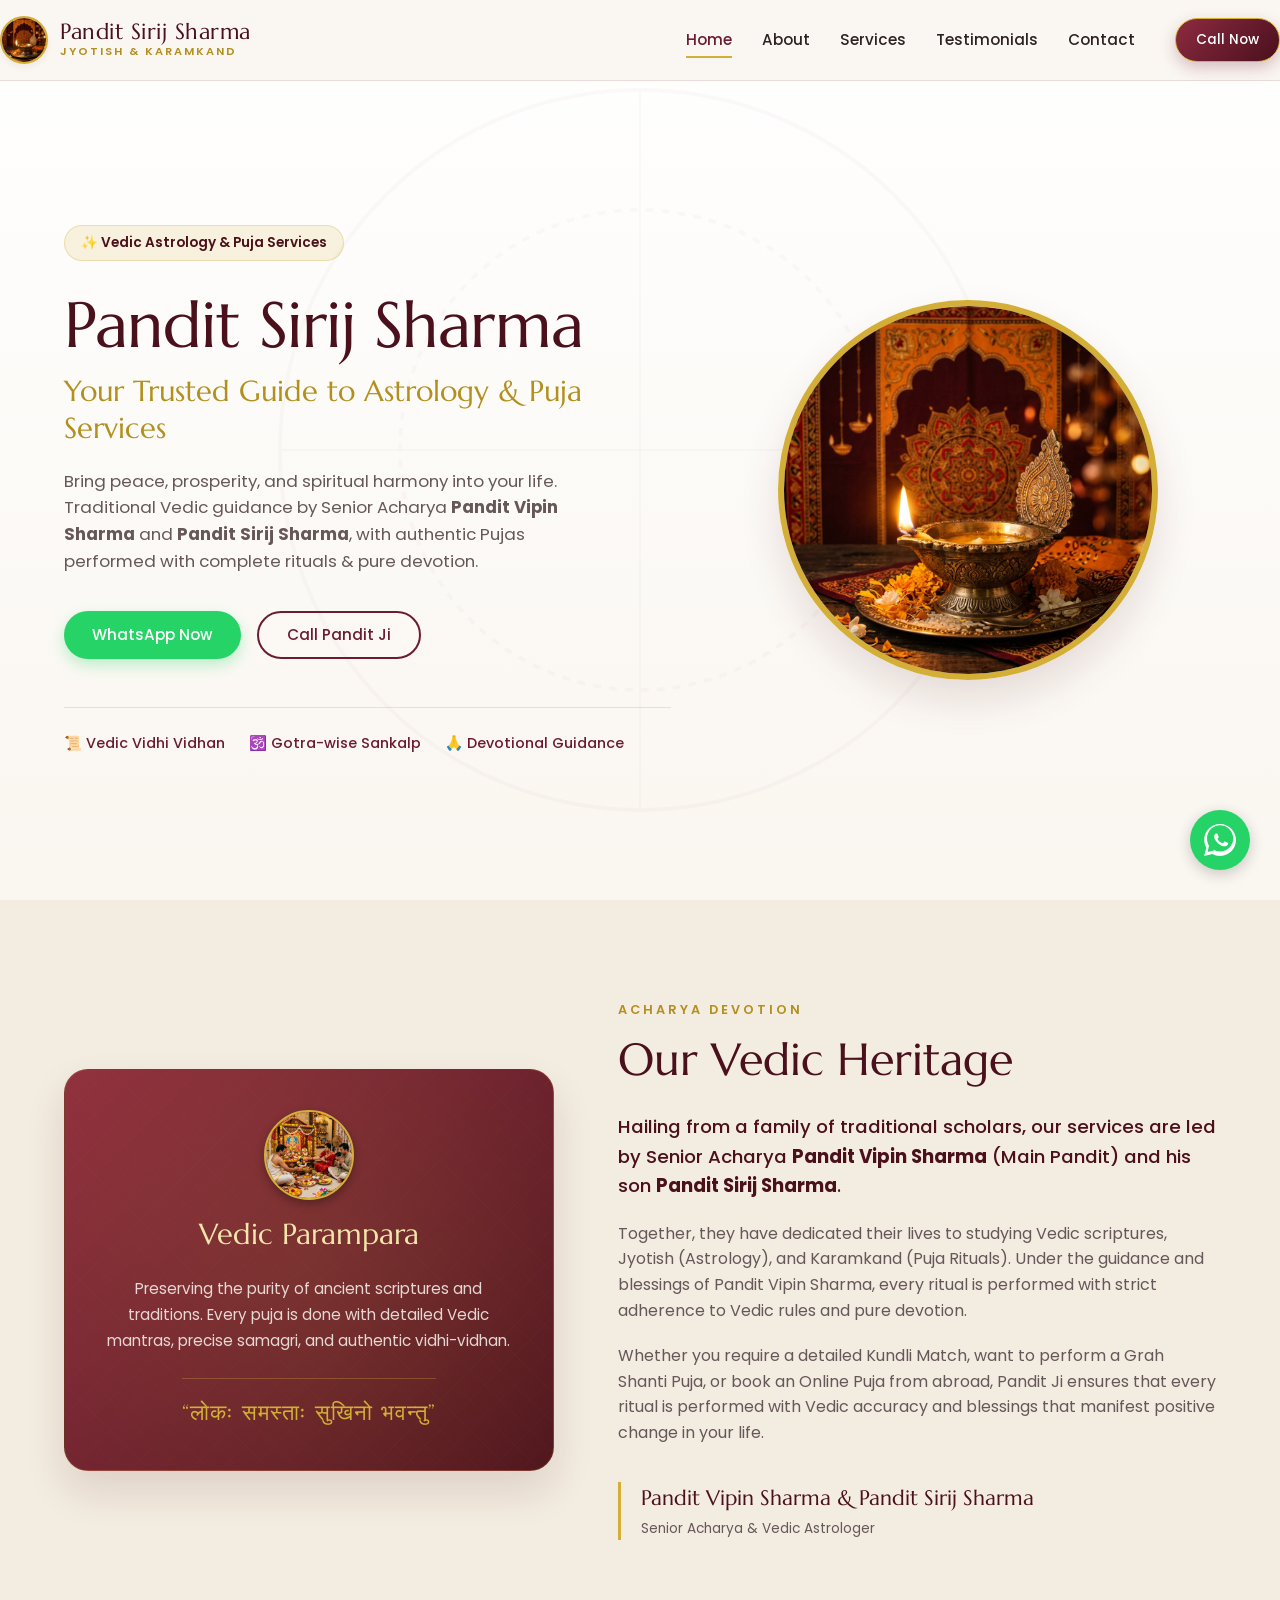
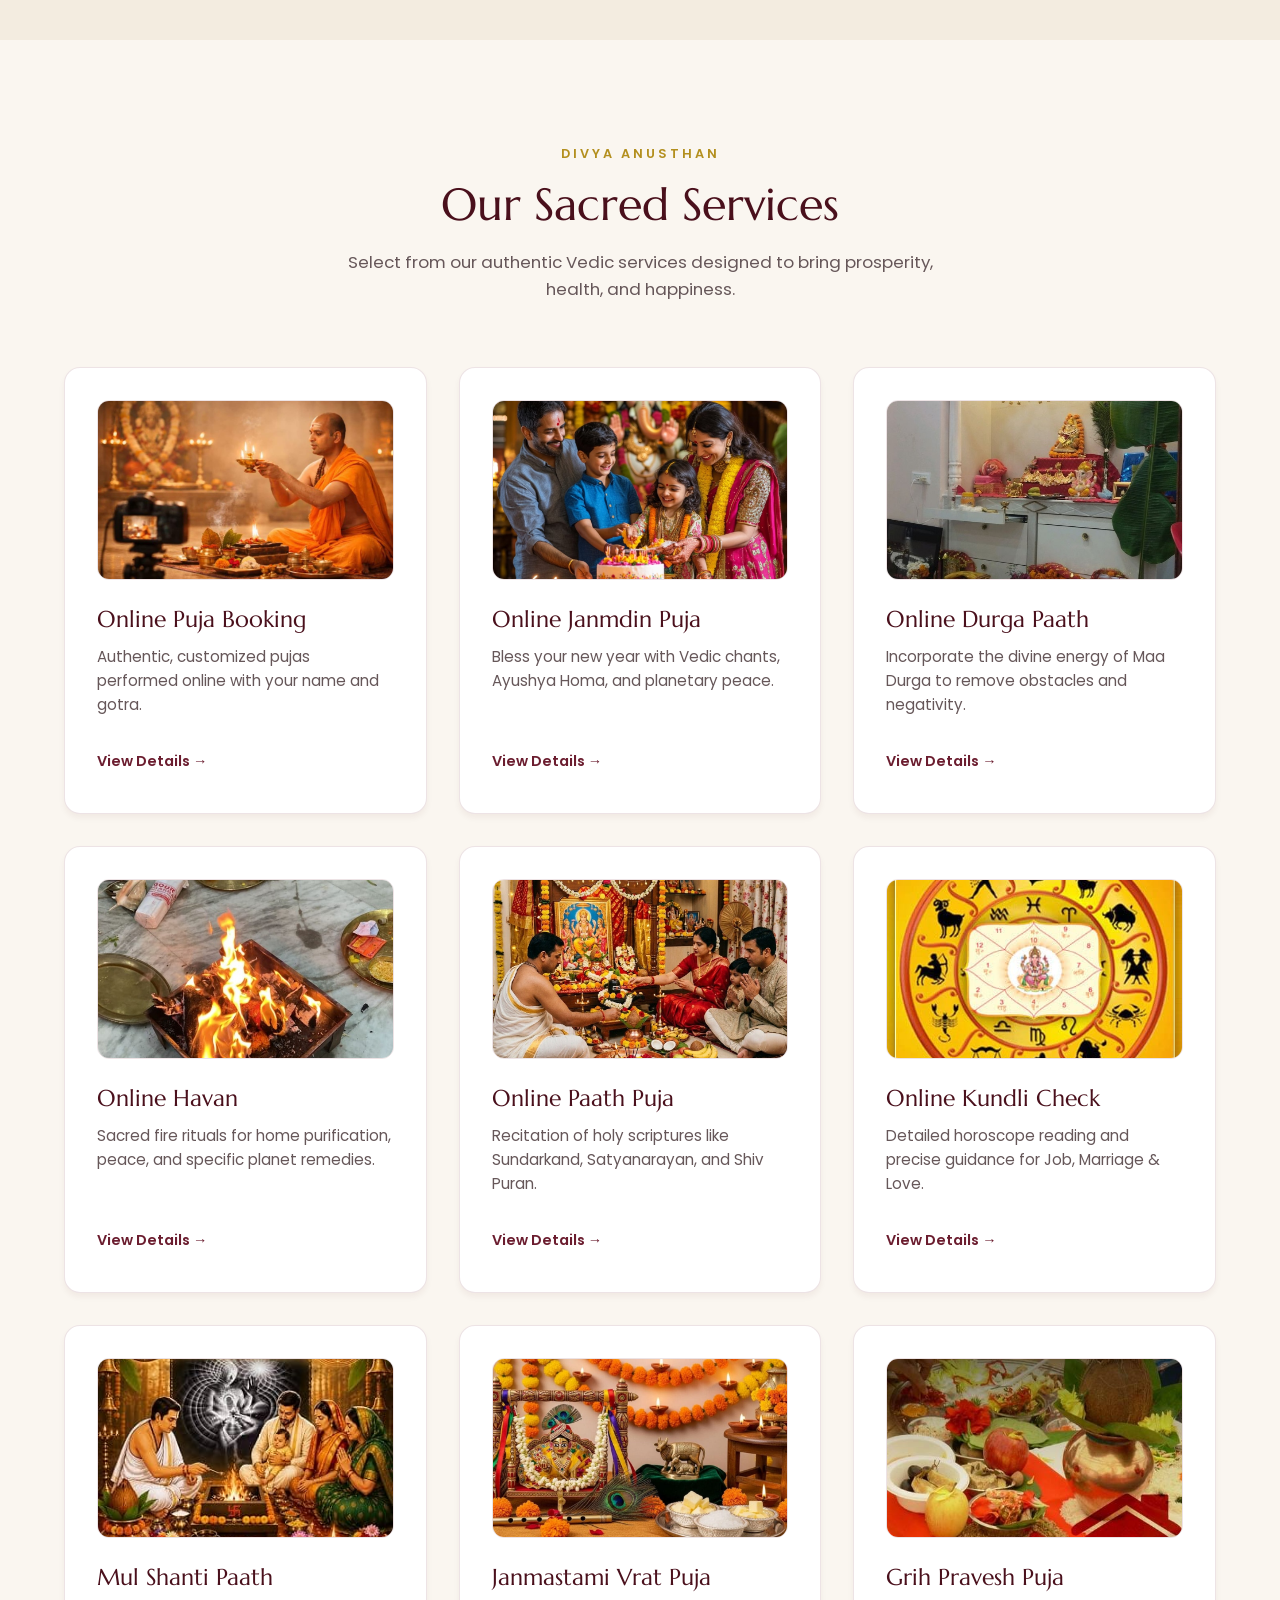
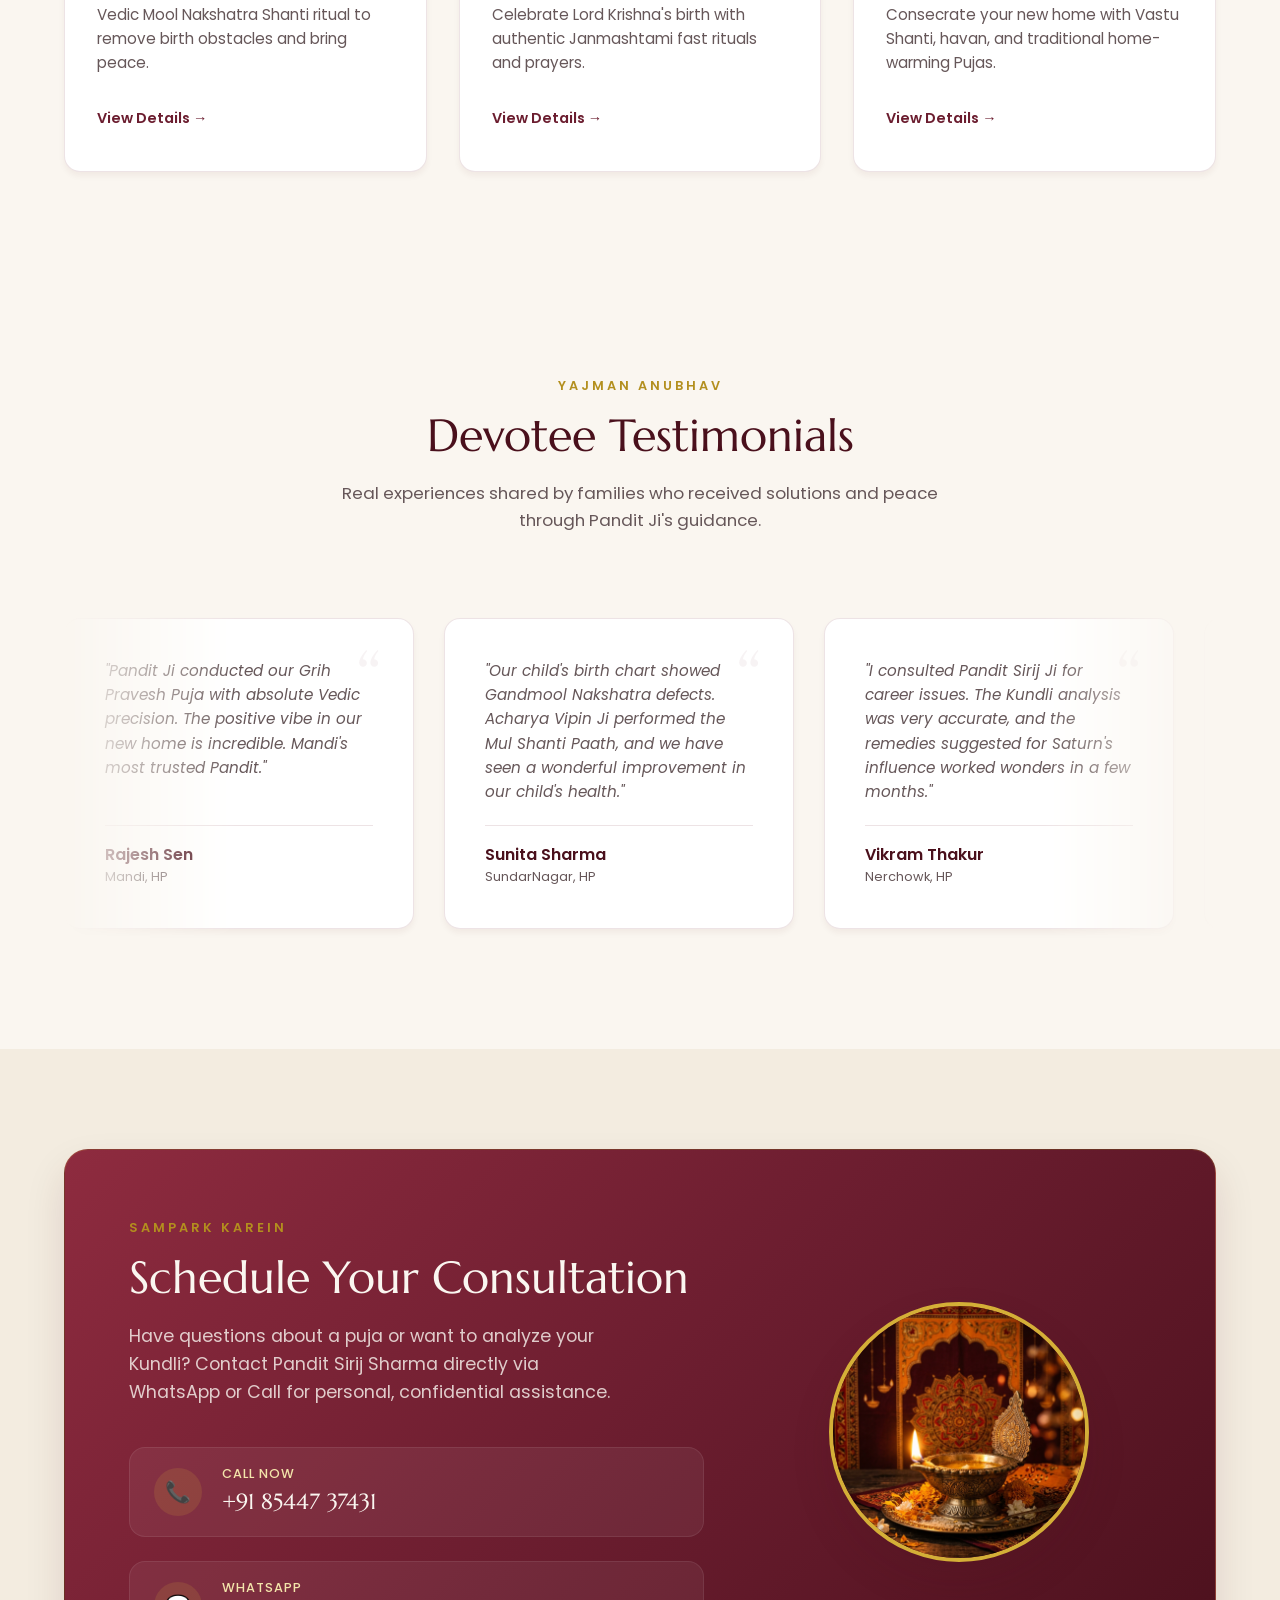
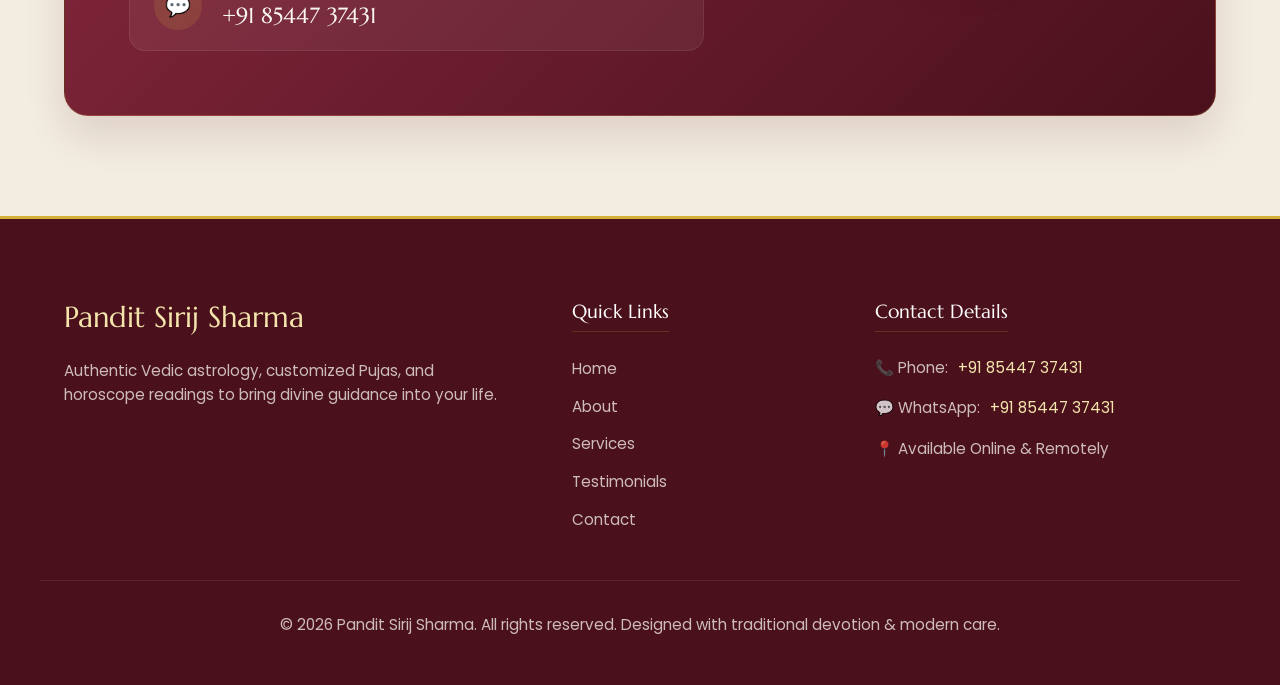
<file: index.html>
<!DOCTYPE html>
<html lang="en">
<head>
    <meta charset="UTF-8">
    <meta name="viewport" content="width=device-width, initial-scale=1.0">
    <title>Pandit Sirij Sharma | Best Astrologer & Online Puja Services</title>
    
    <!-- SEO Meta Tags -->
    <meta name="description" content="Seek divine blessings with Pandit Sirij Sharma. Book Online Puja, Janmdin Puja, Durga Paath, Havan, and get accurate Kundli Check for Job, Love, Marriage & Career.">
    <meta name="keywords" content="Pandit Sirij Sharma, Astrologer, Online Puja Booking, Online Havan, Durga Paath, Janmdin Puja, Kundli Check, Love Marriage Astrologer, Career Astrologer, Best Pandit Online">
    <meta name="author" content="Pandit Sirij Sharma">
    <meta name="robots" content="index, follow">

    <!-- Open Graph / Facebook -->
    <meta property="og:type" content="website">
    <meta property="og:url" content="https://sirijastro.com/">
    <meta property="og:title" content="Pandit Sirij Sharma | Online Puja & Astrology Services">
    <meta property="og:description" content="Connect with Pandit Sirij Sharma for Vedic Pujas, Havan, and detailed Kundli analysis. Get solutions for Love, Career, and Marriage.">
    <meta property="og:image" content="images/hero_diya.jpg">

    <!-- Twitter -->
    <meta property="twitter:card" content="summary_large_image">
    <meta property="twitter:title" content="Pandit Sirij Sharma | Online Puja & Astrology Services">
    <meta property="twitter:description" content="Connect with Pandit Sirij Sharma for Vedic Pujas, Havan, and detailed Kundli analysis.">

    <!-- Google Fonts -->
    <link rel="preconnect" href="https://fonts.googleapis.com">
    <link rel="preconnect" href="https://fonts.gstatic.com" crossorigin>
    <link href="https://fonts.googleapis.com/css2?family=Marcellus&family=Poppins:ital,wght@0,300;0,400;0,500;0,600;0,700;1,400&display=swap" rel="stylesheet">

    <!-- Stylesheet -->
    <link rel="stylesheet" href="style.css">
</head>
<body>

    <!-- Header / Navbar -->
    <header class="navbar">
        <div class="nav-container">
            <a href="index.html#home" class="logo">
                <div class="logo-image-container">
                    <img src="images/hero_diya.jpg" alt="Pandit Sirij Sharma Logo" class="logo-img">
                </div>
                <div class="logo-text">
                    <span class="logo-title">Pandit Sirij Sharma</span>
                    <span class="logo-subtitle">Jyotish & Karamkand</span>
                </div>
            </a>

            <!-- Mobile Navigation Toggle -->
            <button class="nav-toggle" aria-label="Toggle navigation">
                <span class="hamburger"></span>
            </button>

            <!-- Nav Links -->
            <nav class="nav-menu">
                <ul>
                    <li><a href="index.html#home" class="nav-link active">Home</a></li>
                    <li><a href="index.html#about" class="nav-link">About</a></li>
                    <li><a href="services.html" class="nav-link">Services</a></li>
                    <li><a href="index.html#testimonials" class="nav-link">Testimonials</a></li>
                    <li><a href="index.html#contact" class="nav-link">Contact</a></li>
                </ul>
                <div class="nav-cta">
                    <a href="tel:+918544737431" class="btn btn-secondary btn-sm">
                        Call Now
                    </a>
                </div>
            </nav>
        </div>
    </header>

    <!-- Main Content -->
    <main>
        
        <!-- Hero Section -->
        <section id="home" class="hero-section">
            <div class="hero-bg-mandala"></div>
            <div class="container hero-container">
                <div class="hero-content">
                    <span class="hero-badge">✨ Vedic Astrology & Puja Services</span>
                    <h1>Pandit Sirij Sharma</h1>
                    <p class="hero-tagline">Your Trusted Guide to Astrology & Puja Services</p>
                    <p class="hero-description">Bring peace, prosperity, and spiritual harmony into your life. Traditional Vedic guidance by Senior Acharya <strong>Pandit Vipin Sharma</strong> and <strong>Pandit Sirij Sharma</strong>, with authentic Pujas performed with complete rituals & pure devotion.</p>
                    
                    <div class="hero-ctas">
                        <a href="https://wa.me/918544737431?text=Pranam%20Pandit%20Ji%2C%20I%20want%20to%20inquire%20about%20your%20services." target="_blank" class="btn btn-primary">
                            WhatsApp Now
                        </a>
                        <a href="tel:+918544737431" class="btn btn-outline">
                            Call Pandit Ji
                        </a>
                    </div>

                    <div class="hero-trust-indicators">
                        <div class="trust-item">
                            <span class="trust-text">📜 Vedic Vidhi Vidhan</span>
                        </div>
                        <div class="trust-item">
                            <span class="trust-text">🕉️ Gotra-wise Sankalp</span>
                        </div>
                        <div class="trust-item">
                            <span class="trust-text">🙏 Devotional Guidance</span>
                        </div>
                    </div>
                </div>

                <div class="hero-visual">
                    <div class="hero-image-wrapper">
                        <div class="spiritual-frame">
                            <img src="images/hero_diya.jpg" alt="Spiritual Diya" class="hero-img-visual">
                        </div>
                    </div>
                </div>
            </div>
        </section>

        <!-- About Section -->
        <section id="about" class="about-section">
            <div class="container">
                <div class="about-grid">
                    <div class="about-visual">
                        <div class="spiritual-card">
                            <div class="card-glow"></div>
                            <div class="card-pattern"></div>
                            <div class="card-inner">
                                <img src="images/satyanarayan_puja.jpg" alt="Vedic scriptures" class="about-inner-img">
                                <h3>Vedic Parampara</h3>
                                <p>Preserving the purity of ancient scriptures and traditions. Every puja is done with detailed Vedic mantras, precise samagri, and authentic vidhi-vidhan.</p>
                                <span class="shloka">“लोकः समस्ताः सुखिनो भवन्तु”</span>
                            </div>
                        </div>
                    </div>
                    <div class="about-content">
                        <span class="section-badge">Acharya Devotion</span>
                        <h2>Our Vedic Heritage</h2>
                        <p class="about-intro">Hailing from a family of traditional scholars, our services are led by Senior Acharya <strong>Pandit Vipin Sharma</strong> (Main Pandit) and his son <strong>Pandit Sirij Sharma</strong>.</p>
                        
                        <p>Together, they have dedicated their lives to studying Vedic scriptures, Jyotish (Astrology), and Karamkand (Puja Rituals). Under the guidance and blessings of Pandit Vipin Sharma, every ritual is performed with strict adherence to Vedic rules and pure devotion.</p>
                        
                        <p>Whether you require a detailed Kundli Match, want to perform a Grah Shanti Puja, or book an Online Puja from abroad, Pandit Ji ensures that every ritual is performed with Vedic accuracy and blessings that manifest positive change in your life.</p>
                        
                        <div class="signature-block">
                            <div class="sig-text">
                                <span class="sig-name">Pandit Vipin Sharma & Pandit Sirij Sharma</span>
                                <span class="sig-title">Senior Acharya & Vedic Astrologer</span>
                            </div>
                        </div>
                    </div>
                </div>
            </div>
        </section>

        <!-- Services Preview Section (Quick Access Grid) -->
        <section class="services-preview">
            <div class="container">
                <div class="section-header">
                    <span class="section-badge">Divya Anusthan</span>
                    <h2>Our Sacred Services</h2>
                    <p class="section-subtitle">Select from our authentic Vedic services designed to bring prosperity, health, and happiness.</p>
                </div>

                <div class="services-grid">
                    <!-- Service 1 Preview -->
                    <div class="service-preview-card">
                        <div class="preview-img-container">
                            <img src="images/online_puja.png" alt="Online Puja Booking" class="preview-card-img">
                        </div>
                        <h3>Online Puja Booking</h3>
                        <p>Authentic, customized pujas performed online with your name and gotra.</p>
                        <a href="services.html#puja" class="preview-link">View Details &rarr;</a>
                    </div>

                    <!-- Service 2 Preview -->
                    <div class="service-preview-card">
                        <div class="preview-img-container">
                            <img src="images/birthday_puja.jpg" alt="Online Janmdin Puja" class="preview-card-img">
                        </div>
                        <h3>Online Janmdin Puja</h3>
                        <p>Bless your new year with Vedic chants, Ayushya Homa, and planetary peace.</p>
                        <a href="services.html#janmdin" class="preview-link">View Details &rarr;</a>
                    </div>

                    <!-- Service 3 Preview -->
                    <div class="service-preview-card">
                        <div class="preview-img-container">
                            <img src="images/durga_idol.jpg" alt="Online Durga Paath" class="preview-card-img">
                        </div>
                        <h3>Online Durga Paath</h3>
                        <p>Incorporate the divine energy of Maa Durga to remove obstacles and negativity.</p>
                        <a href="services.html#durga" class="preview-link">View Details &rarr;</a>
                    </div>

                    <!-- Service 4 Preview -->
                    <div class="service-preview-card">
                        <div class="preview-img-container">
                            <img src="images/havan_fire.jpg" alt="Online Havan" class="preview-card-img">
                        </div>
                        <h3>Online Havan</h3>
                        <p>Sacred fire rituals for home purification, peace, and specific planet remedies.</p>
                        <a href="services.html#havan" class="preview-link">View Details &rarr;</a>
                    </div>

                    <!-- Service 5 Preview -->
                    <div class="service-preview-card">
                        <div class="preview-img-container">
                            <img src="images/satyanarayan_puja.jpg" alt="Online Paath Puja" class="preview-card-img">
                        </div>
                        <h3>Online Paath Puja</h3>
                        <p>Recitation of holy scriptures like Sundarkand, Satyanarayan, and Shiv Puran.</p>
                        <a href="services.html#paath" class="preview-link">View Details &rarr;</a>
                    </div>

                    <!-- Service 6 Preview -->
                    <div class="service-preview-card">
                        <div class="preview-img-container">
                            <img src="images/astrology_chart.png" alt="Online Kundli Check" class="preview-card-img">
                        </div>
                        <h3>Online Kundli Check</h3>
                        <p>Detailed horoscope reading and precise guidance for Job, Marriage & Love.</p>
                        <a href="services.html#kundli" class="preview-link">View Details &rarr;</a>
                    </div>

                    <!-- Service 7 Preview -->
                    <div class="service-preview-card">
                        <div class="preview-img-container">
                            <img src="images/mul_shanti.png" alt="Mul Shanti Paath" class="preview-card-img">
                        </div>
                        <h3>Mul Shanti Paath</h3>
                        <p>Vedic Mool Nakshatra Shanti ritual to remove birth obstacles and bring peace.</p>
                        <a href="services.html#mul_shanti" class="preview-link">View Details &rarr;</a>
                    </div>

                    <!-- Service 8 Preview -->
                    <div class="service-preview-card">
                        <div class="preview-img-container">
                            <img src="images/janmashtami_puja.jpg" alt="Janmastami Vrat Puja" class="preview-card-img">
                        </div>
                        <h3>Janmastami Vrat Puja</h3>
                        <p>Celebrate Lord Krishna's birth with authentic Janmashtami fast rituals and prayers.</p>
                        <a href="services.html#janmashtami" class="preview-link">View Details &rarr;</a>
                    </div>

                    <!-- Service 9 Preview -->
                    <div class="service-preview-card">
                        <div class="preview-img-container">
                            <img src="images/grih_pravesh.png" alt="Grih Pravesh Puja" class="preview-card-img">
                        </div>
                        <h3>Grih Pravesh Puja</h3>
                        <p>Consecrate your new home with Vastu Shanti, havan, and traditional home-warming Pujas.</p>
                        <a href="services.html#grih_pravesh" class="preview-link">View Details &rarr;</a>
                    </div>
                </div>
            </div>
        </section>

        <!-- Testimonials/Trust Section -->
        <section id="testimonials" class="testimonials-section">
            <div class="container">
                <div class="section-header">
                    <span class="section-badge">Yajman Anubhav</span>
                    <h2>Devotee Testimonials</h2>
                    <p class="section-subtitle">Real experiences shared by families who received solutions and peace through Pandit Ji's guidance.</p>
                </div>

                <div class="testimonials-slider-container">
                    <div class="testimonials-track">
                        <!-- Slide 1: Mandi -->
                        <div class="testimonial-card">
                            <p class="testimonial-text">"Pandit Ji conducted our Grih Pravesh Puja with absolute Vedic precision. The positive vibe in our new home is incredible. Mandi's most trusted Pandit."</p>
                            <div class="testimonial-author">
                                <span class="author-name">Rajesh Sen</span>
                                <span class="author-location">Mandi, HP</span>
                            </div>
                        </div>

                        <!-- Slide 2: SundarNagar -->
                        <div class="testimonial-card">
                            <p class="testimonial-text">"Our child's birth chart showed Gandmool Nakshatra defects. Acharya Vipin Ji performed the Mul Shanti Paath, and we have seen a wonderful improvement in our child's health."</p>
                            <div class="testimonial-author">
                                <span class="author-name">Sunita Sharma</span>
                                <span class="author-location">SundarNagar, HP</span>
                            </div>
                        </div>

                        <!-- Slide 3: Nerchowk -->
                        <div class="testimonial-card">
                            <p class="testimonial-text">"I consulted Pandit Sirij Ji for career issues. The Kundli analysis was very accurate, and the remedies suggested for Saturn's influence worked wonders in a few months."</p>
                            <div class="testimonial-author">
                                <span class="author-name">Vikram Thakur</span>
                                <span class="author-location">Nerchowk, HP</span>
                            </div>
                        </div>

                        <!-- Slide 4: Dhaban -->
                        <div class="testimonial-card">
                            <p class="testimonial-text">"We booked Online Janmashtami Puja and Katha. Pandit Ji explained every shloka so beautifully. It felt like we were sitting right in the temple. Truly divine!"</p>
                            <div class="testimonial-author">
                                <span class="author-name">Meena Devi</span>
                                <span class="author-location">Dhaban, HP</span>
                            </div>
                        </div>

                        <!-- Slide 5: Gutkar -->
                        <div class="testimonial-card">
                            <p class="testimonial-text">"Performed Online Maha Mrityunjaya Paath for my father's health. The devotion and sincerity with which Pandit Vipin Ji and Sirij Ji chant mantras is remarkable."</p>
                            <div class="testimonial-author">
                                <span class="author-name">Sanjeev Kumar</span>
                                <span class="author-location">Gutkar, Mandi</span>
                            </div>
                        </div>

                        <!-- Duplicated Slides for Seamless Carousel Loop -->
                        <!-- Slide 1 Dup -->
                        <div class="testimonial-card">
                            <p class="testimonial-text">"Pandit Ji conducted our Grih Pravesh Puja with absolute Vedic precision. The positive vibe in our new home is incredible. Mandi's most trusted Pandit."</p>
                            <div class="testimonial-author">
                                <span class="author-name">Rajesh Sen</span>
                                <span class="author-location">Mandi, HP</span>
                            </div>
                        </div>

                        <!-- Slide 2 Dup -->
                        <div class="testimonial-card">
                            <p class="testimonial-text">"Our child's birth chart showed Gandmool Nakshatra defects. Acharya Vipin Ji performed the Mul Shanti Paath, and we have seen a wonderful improvement in our child's health."</p>
                            <div class="testimonial-author">
                                <span class="author-name">Sunita Sharma</span>
                                <span class="author-location">SundarNagar, HP</span>
                            </div>
                        </div>

                        <!-- Slide 3 Dup -->
                        <div class="testimonial-card">
                            <p class="testimonial-text">"I consulted Pandit Sirij Ji for career issues. The Kundli analysis was very accurate, and the remedies suggested for Saturn's influence worked wonders in a few months."</p>
                            <div class="testimonial-author">
                                <span class="author-name">Vikram Thakur</span>
                                <span class="author-location">Nerchowk, HP</span>
                            </div>
                        </div>

                        <!-- Slide 4 Dup -->
                        <div class="testimonial-card">
                            <p class="testimonial-text">"We booked Online Janmashtami Puja and Katha. Pandit Ji explained every shloka so beautifully. It felt like we were sitting right in the temple. Truly divine!"</p>
                            <div class="testimonial-author">
                                <span class="author-name">Meena Devi</span>
                                <span class="author-location">Dhaban, HP</span>
                            </div>
                        </div>

                        <!-- Slide 5 Dup -->
                        <div class="testimonial-card">
                            <p class="testimonial-text">"Performed Online Maha Mrityunjaya Paath for my father's health. The devotion and sincerity with which Pandit Vipin Ji and Sirij Ji chant mantras is remarkable."</p>
                            <div class="testimonial-author">
                                <span class="author-name">Sanjeev Kumar</span>
                                <span class="author-location">Gutkar, Mandi</span>
                            </div>
                        </div>
                    </div>
                </div>
            </div>
        </section>

        <!-- Contact Section -->
        <section id="contact" class="contact-section">
            <div class="container">
                <div class="contact-card">
                    <div class="contact-content">
                        <span class="section-badge">Sampark Karein</span>
                        <h2>Schedule Your Consultation</h2>
                        <p>Have questions about a puja or want to analyze your Kundli? Contact Pandit Sirij Sharma directly via WhatsApp or Call for personal, confidential assistance.</p>
                        
                        <div class="contact-details">
                            <a href="tel:+918544737431" class="contact-info-link">
                                <span class="contact-icon-bg">📞</span>
                                <div>
                                    <span class="contact-label">Call Now</span>
                                    <span class="contact-value">+91 85447 37431</span>
                                </div>
                            </a>
                            <a href="https://wa.me/918544737431?text=Pranam%20Pandit%20Ji%2C%20I%20want%20to%20connect%20with%20you." target="_blank" class="contact-info-link">
                                <span class="contact-icon-bg">💬</span>
                                <div>
                                    <span class="contact-label">WhatsApp</span>
                                    <span class="contact-value">+91 85447 37431</span>
                                </div>
                            </a>
                        </div>
                    </div>
                    <div class="contact-illustration">
                        <div class="mandala-outer">
                            <img src="images/hero_diya.jpg" alt="Spiritual motif decoration" class="contact-inner-img">
                        </div>
                    </div>
                </div>
            </div>
        </section>

    </main>

    <!-- Footer -->
    <footer>
        <div class="container footer-container">
            <div class="footer-brand">
                <h3>Pandit Sirij Sharma</h3>
                <p>Authentic Vedic astrology, customized Pujas, and horoscope readings to bring divine guidance into your life.</p>
            </div>
            <div class="footer-links">
                <h4>Quick Links</h4>
                <ul>
                    <li><a href="index.html#home">Home</a></li>
                    <li><a href="index.html#about">About</a></li>
                    <li><a href="services.html">Services</a></li>
                    <li><a href="index.html#testimonials">Testimonials</a></li>
                    <li><a href="index.html#contact">Contact</a></li>
                </ul>
            </div>
            <div class="footer-contact">
                <h4>Contact Details</h4>
                <p>📞 Phone: <a href="tel:+918544737431">+91 85447 37431</a></p>
                <p>💬 WhatsApp: <a href="https://wa.me/918544737431" target="_blank">+91 85447 37431</a></p>
                <p>📍 Available Online & Remotely</p>
            </div>
        </div>
        <div class="footer-bottom">
            <div class="container">
                <p>&copy; 2026 Pandit Sirij Sharma. All rights reserved. Designed with traditional devotion & modern care.</p>
            </div>
        </div>
    </footer>

    <!-- Floating WhatsApp Button -->
    <a href="https://wa.me/918544737431?text=Pranam%20Pandit%20Ji%2C%20I%20want%20to%20inquire%20about%20your%20services." class="floating-whatsapp" target="_blank" aria-label="Chat with Pandit Ji on WhatsApp">
        <svg viewBox="0 0 24 24" fill="currentColor" class="whatsapp-icon">
            <path d="M.057 24l1.687-6.163c-1.041-1.804-1.588-3.849-1.587-5.946C.06 5.348 5.397.01 12.008.01c3.202.001 6.212 1.246 8.477 3.514 2.266 2.268 3.507 5.28 3.505 8.484-.004 6.657-5.34 11.997-11.953 11.997-2.005-.001-3.973-.502-5.724-1.455L0 24zm6.59-4.846c1.6.95 3.488 1.449 5.416 1.451 5.428 0 9.845-4.394 9.848-9.8 0-2.618-1.02-5.08-2.87-6.932-1.85-1.853-4.312-2.873-6.93-2.875-5.435 0-9.85 4.395-9.854 9.802-.001 1.944.51 3.841 1.48 5.518L2.73 21.082l4.918-1.288zM17.529 14c-.26-.13-1.536-.759-1.77-.844-.236-.086-.407-.13-.578.13-.17.26-.66.844-.809 1.012-.15.17-.297.19-.557.06-1.55-.777-2.525-1.26-3.536-3.009-.26-.45.26-.418.745-1.385.08-.168.04-.314-.02-.443-.06-.13-.578-1.393-.792-1.906-.21-.502-.42-.43-.578-.438-.15-.007-.32-.009-.49-.009-.17 0-.447.064-.68.314-.233.25-.889.87-.889 2.122 0 1.253.908 2.464 1.03 2.628.12.166 1.79 2.748 4.336 3.847 1.542.665 2.428.752 3.298.623.504-.075 1.536-.628 1.753-1.236.21-.606.21-1.127.146-1.236-.06-.109-.23-.173-.49-.303z"/>
        </svg>
    </a>

    <!-- Javascript file -->
    <script src="script.js"></script>
</body>
</html>
</file>
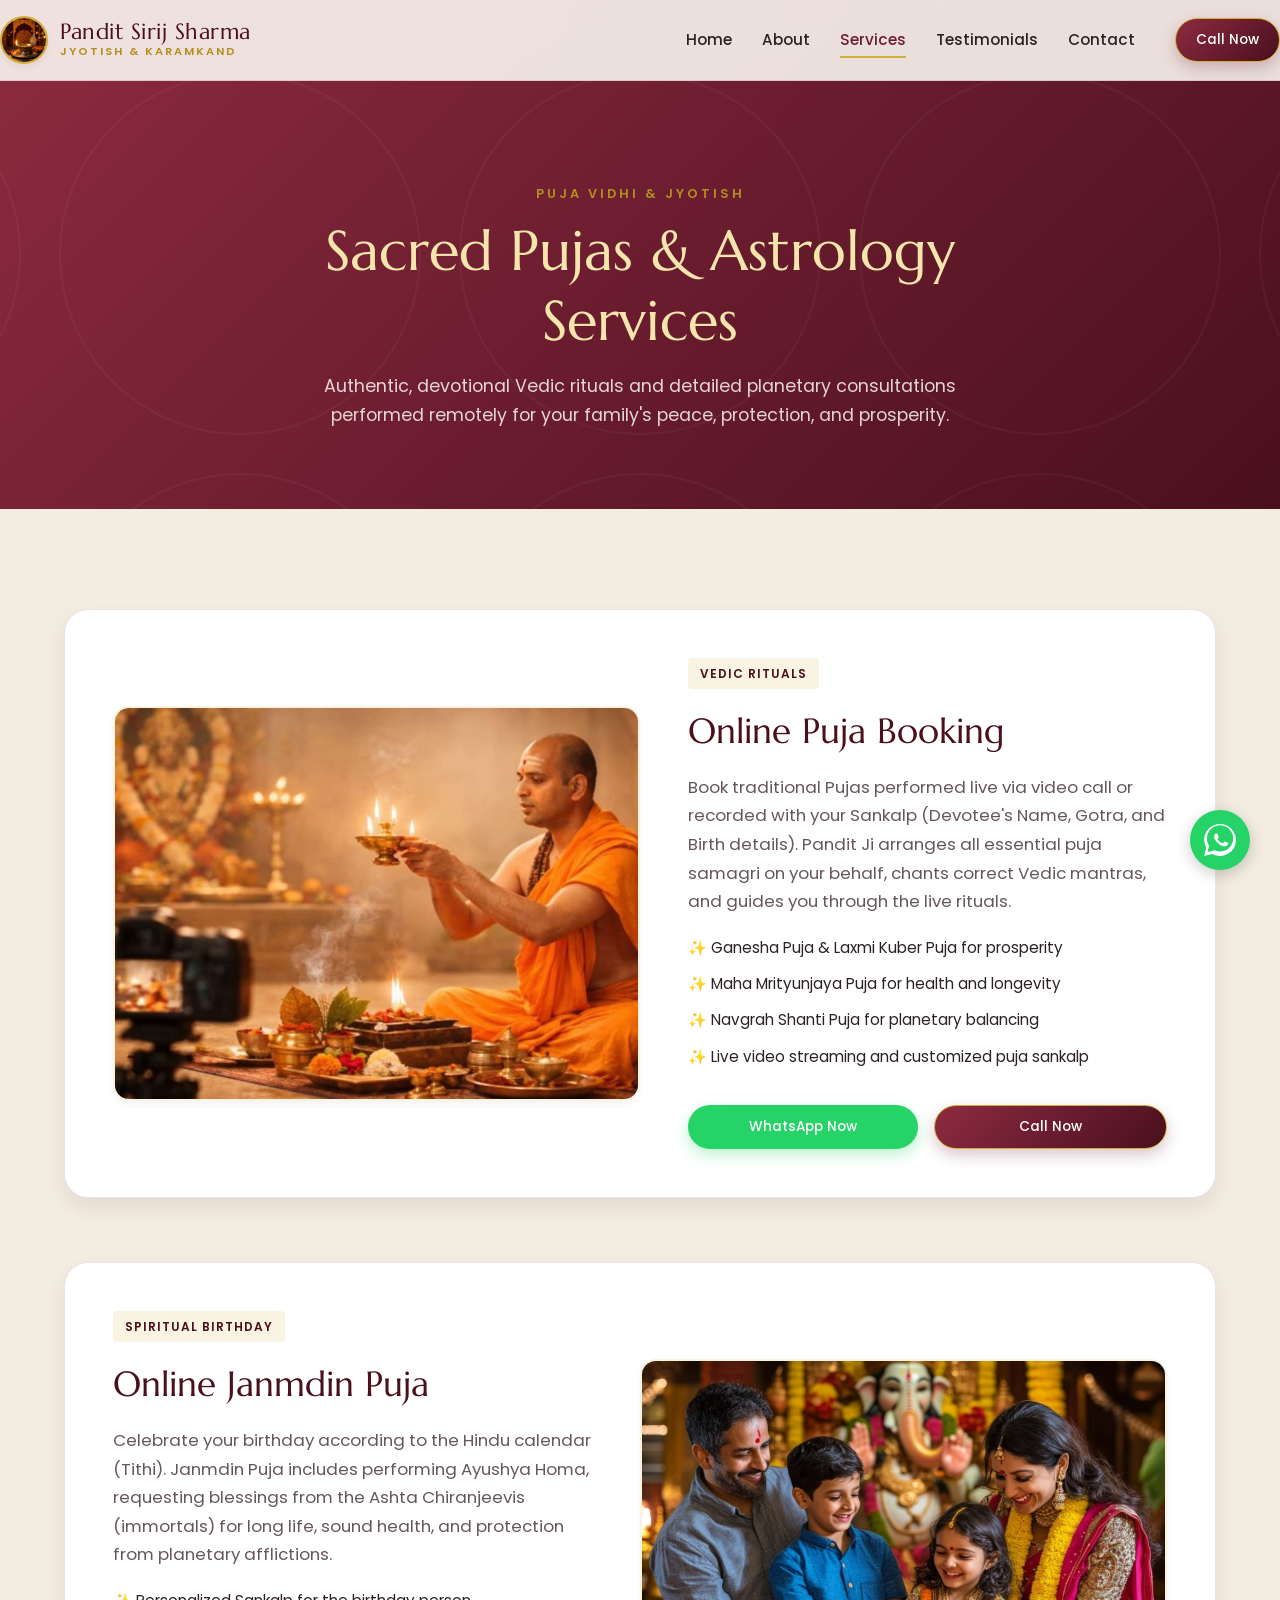
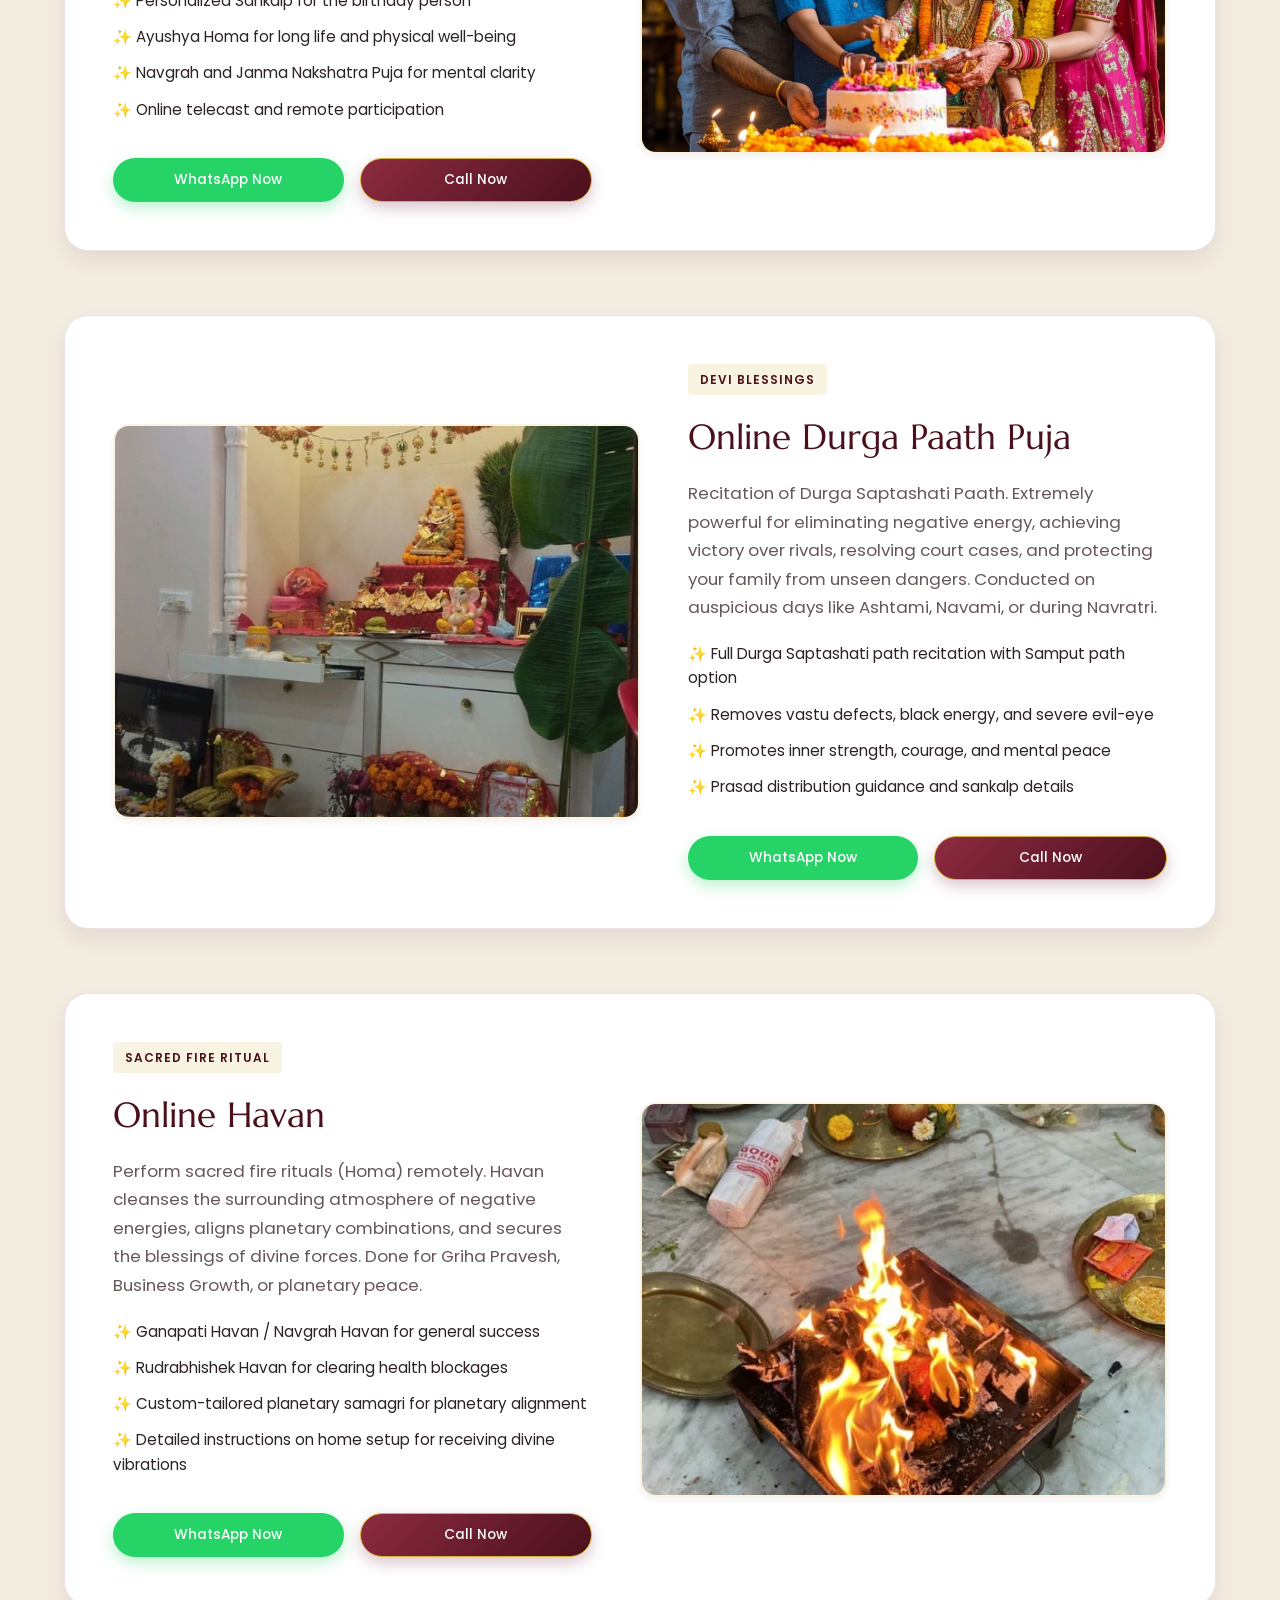
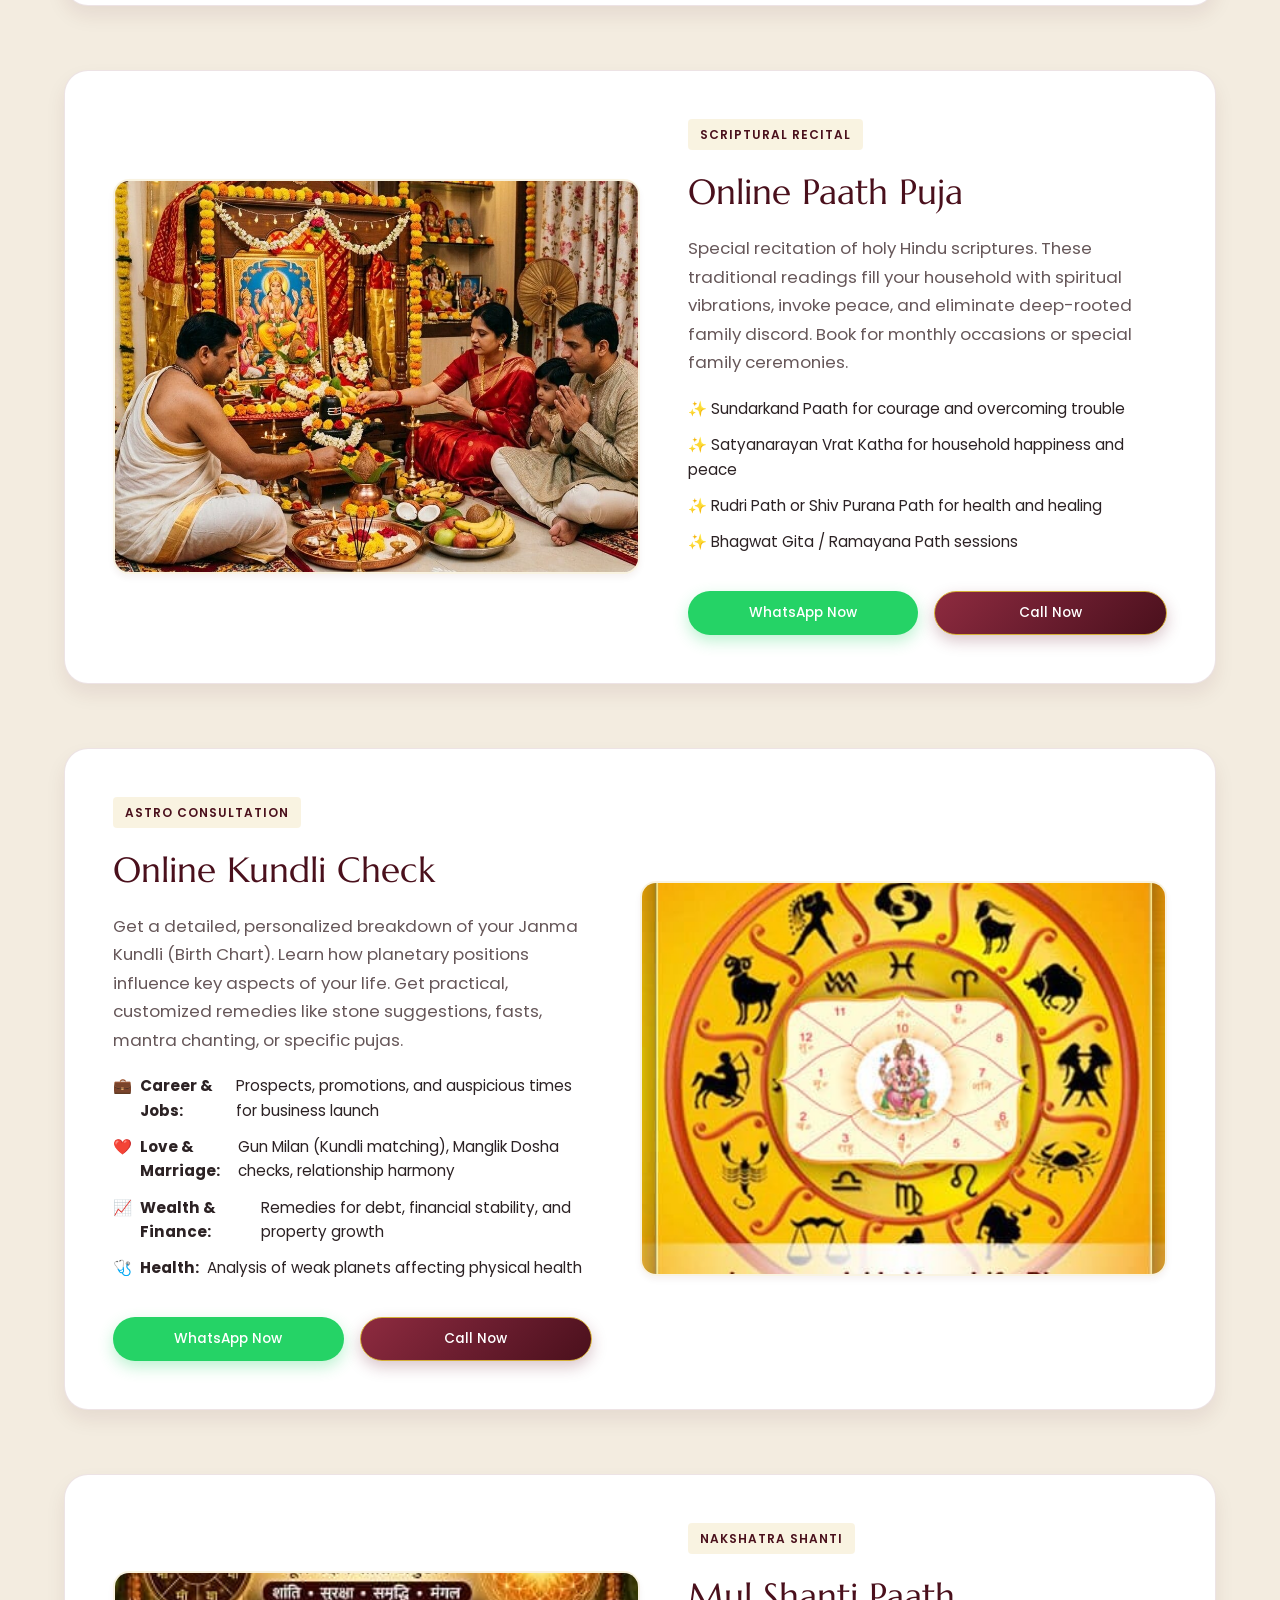
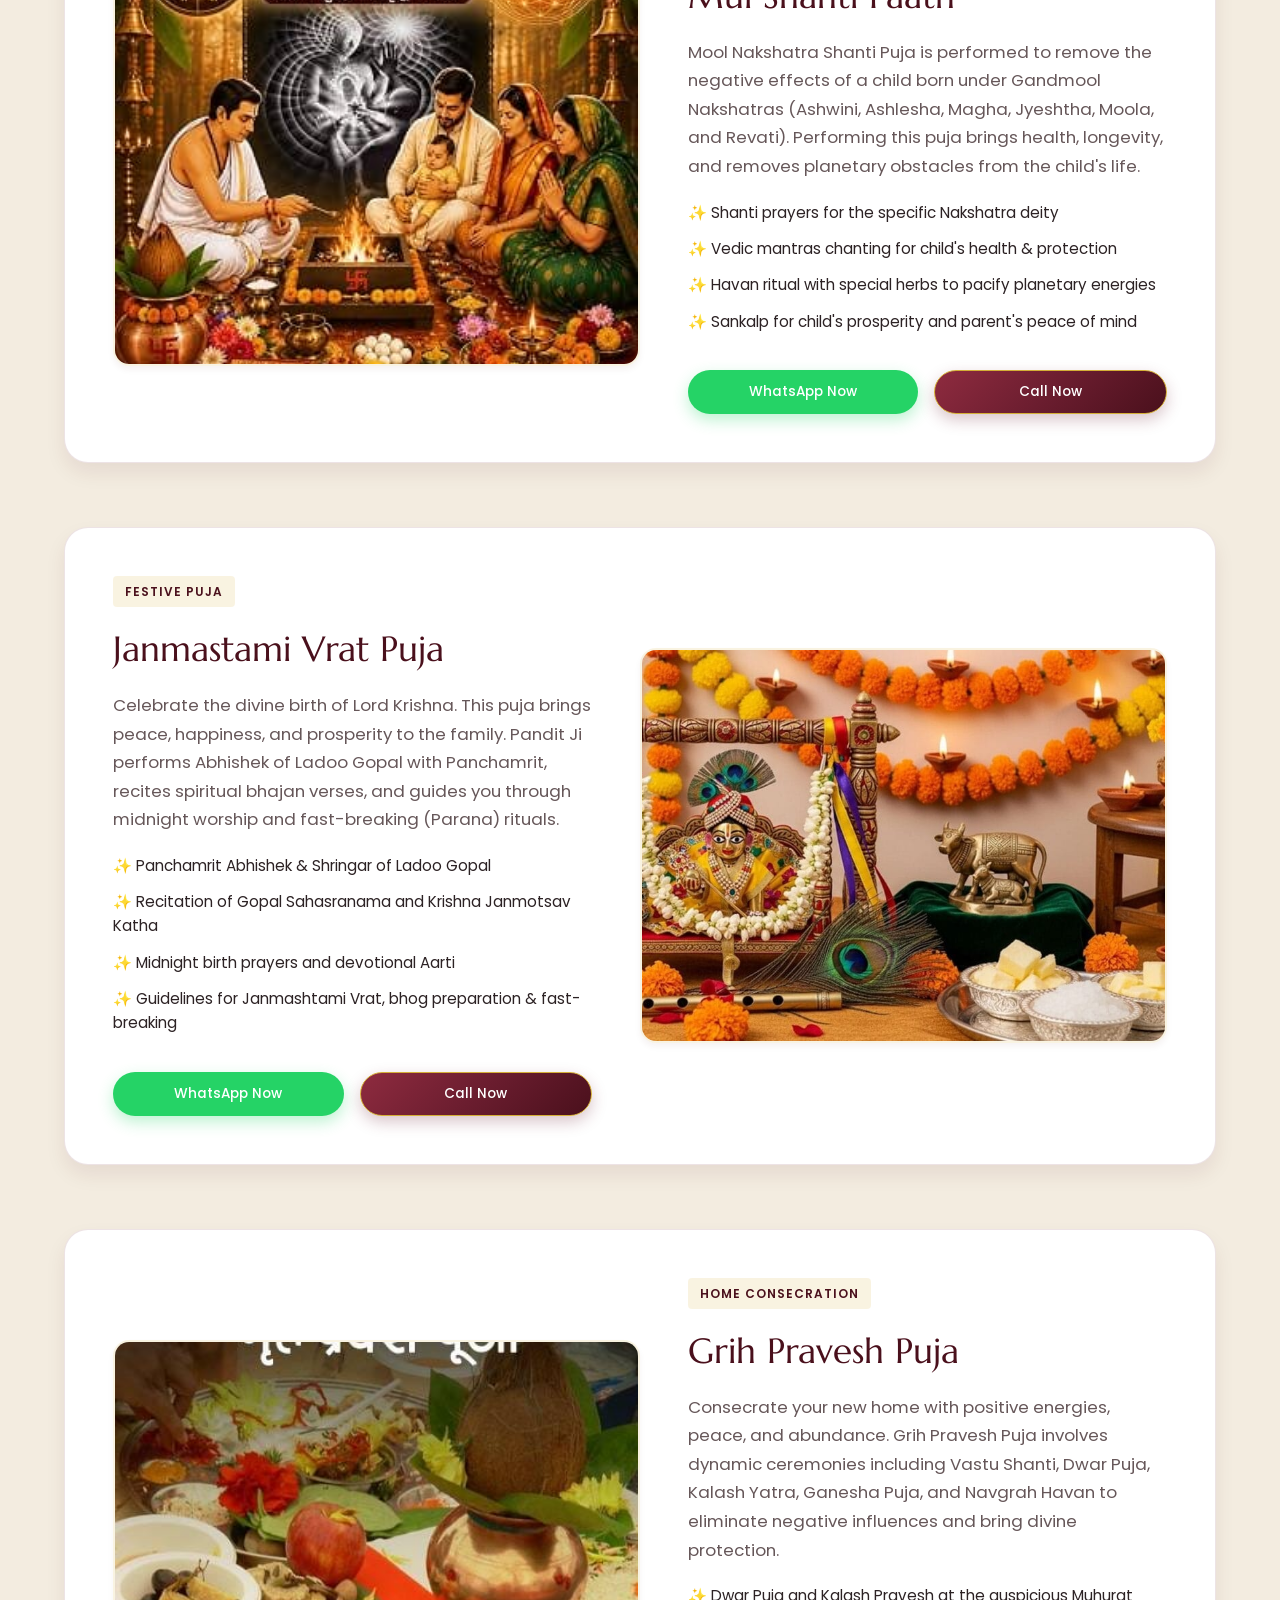
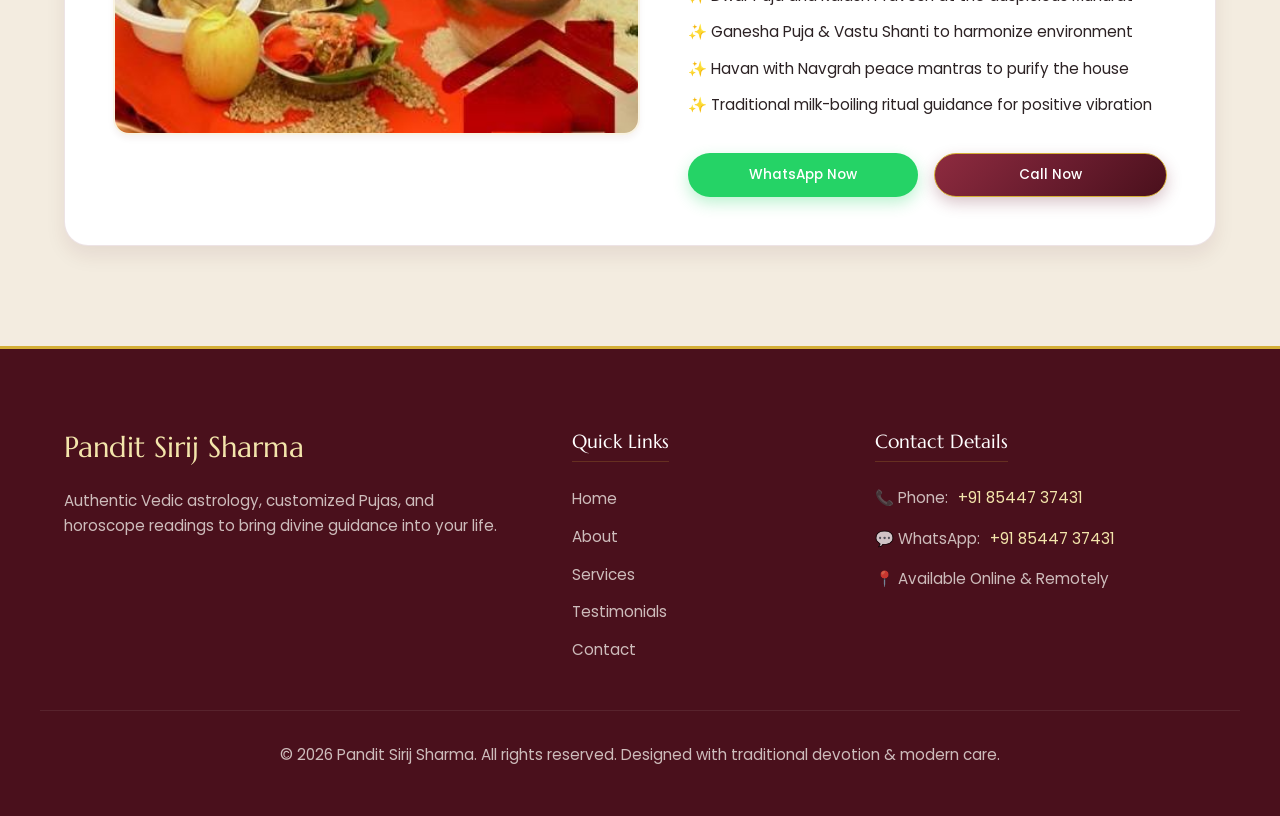
<file: services.html>
<!DOCTYPE html>
<html lang="en">
<head>
    <meta charset="UTF-8">
    <meta name="viewport" content="width=device-width, initial-scale=1.0">
    <title>Sacred Services & Puja Bookings | Pandit Sirij Sharma</title>
    
    <!-- SEO Meta Tags -->
    <meta name="description" content="Book authentic online Vedic pujas, birthday homa, Durga path, havan, and astrology horoscope consultations with Pandit Sirij Sharma.">
    <meta name="keywords" content="Online Puja, Birthday Puja, Durga Path, Online Havan, Kundli Reading, Astrologer Services, Pandit Ji Online">
    <meta name="author" content="Pandit Sirij Sharma">
    <meta name="robots" content="index, follow">

    <!-- Open Graph / Facebook -->
    <meta property="og:type" content="website">
    <meta property="og:url" content="https://sirijastro.com/services.html">
    <meta property="og:title" content="Sacred Services & Puja Bookings | Pandit Sirij Sharma">
    <meta property="og:description" content="Vedic Puja Bookings, Havan, and detailed horoscope reading with Pandit Sirij Sharma. Get solutions for Marriage, Job, and Love.">
    <meta property="og:image" content="images/hero_diya.jpg">

    <!-- Google Fonts -->
    <link rel="preconnect" href="https://fonts.googleapis.com">
    <link rel="preconnect" href="https://fonts.gstatic.com" crossorigin>
    <link href="https://fonts.googleapis.com/css2?family=Marcellus&family=Poppins:ital,wght@0,300;0,400;0,500;0,600;0,700;1,400&display=swap" rel="stylesheet">

    <!-- Stylesheet -->
    <link rel="stylesheet" href="style.css">
</head>
<body>

    <!-- Header / Navbar -->
    <header class="navbar">
        <div class="nav-container">
            <a href="index.html#home" class="logo">
                <div class="logo-image-container">
                    <img src="images/hero_diya.jpg" alt="Pandit Sirij Sharma Logo" class="logo-img">
                </div>
                <div class="logo-text">
                    <span class="logo-title">Pandit Sirij Sharma</span>
                    <span class="logo-subtitle">Jyotish & Karamkand</span>
                </div>
            </a>

            <!-- Mobile Navigation Toggle -->
            <button class="nav-toggle" aria-label="Toggle navigation">
                <span class="hamburger"></span>
            </button>

            <!-- Nav Links -->
            <nav class="nav-menu">
                <ul>
                    <li><a href="index.html#home" class="nav-link">Home</a></li>
                    <li><a href="index.html#about" class="nav-link">About</a></li>
                    <li><a href="services.html" class="nav-link active">Services</a></li>
                    <li><a href="index.html#testimonials" class="nav-link">Testimonials</a></li>
                    <li><a href="index.html#contact" class="nav-link">Contact</a></li>
                </ul>
                <div class="nav-cta">
                    <a href="tel:+918544737431" class="btn btn-secondary btn-sm">
                        Call Now
                    </a>
                </div>
            </nav>
        </div>
    </header>

    <!-- Main Content -->
    <main>
        
        <!-- Banner Section -->
        <section class="banner-section">
            <div class="banner-bg-mandala"></div>
            <div class="container">
                <div class="banner-content">
                    <span class="section-badge">Puja Vidhi & Jyotish</span>
                    <h1>Sacred Pujas & Astrology Services</h1>
                    <p>Authentic, devotional Vedic rituals and detailed planetary consultations performed remotely for your family's peace, protection, and prosperity.</p>
                </div>
            </div>
        </section>

        <!-- Services Detailed Cards List -->
        <section id="services-list" class="services-detail-section">
            <div class="container">
                <div class="services-detail-list">
                    
                    <!-- Service 1: Online Puja Booking -->
                    <div id="puja" class="service-detail-card">
                        <div class="service-detail-img-container">
                            <img src="images/online_puja.png" alt="Online Puja Booking" class="service-detail-img">
                        </div>
                        <div class="service-detail-body">
                            <span class="service-badge-tag">Vedic Rituals</span>
                            <h3>Online Puja Booking</h3>
                            <p>Book traditional Pujas performed live via video call or recorded with your Sankalp (Devotee's Name, Gotra, and Birth details). Pandit Ji arranges all essential puja samagri on your behalf, chants correct Vedic mantras, and guides you through the live rituals.</p>
                            <ul class="service-features">
                                <li>✨ Ganesha Puja & Laxmi Kuber Puja for prosperity</li>
                                <li>✨ Maha Mrityunjaya Puja for health and longevity</li>
                                <li>✨ Navgrah Shanti Puja for planetary balancing</li>
                                <li>✨ Live video streaming and customized puja sankalp</li>
                            </ul>
                            <div class="service-detail-footer">
                                <a href="https://wa.me/918544737431?text=Pranam%20Pandit%20Ji%2C%20I%20want%20to%20book%20an%20Online%20Puja." target="_blank" class="btn btn-primary btn-sm">
                                    WhatsApp Now
                                </a>
                                <a href="tel:+918544737431" class="btn btn-secondary btn-sm">
                                    Call Now
                                </a>
                            </div>
                        </div>
                    </div>

                    <!-- Service 2: Online Janmdin Puja -->
                    <div id="janmdin" class="service-detail-card alt-layout">
                        <div class="service-detail-img-container">
                            <img src="images/birthday_puja.jpg" alt="Online Janmdin Puja" class="service-detail-img">
                        </div>
                        <div class="service-detail-body">
                            <span class="service-badge-tag">Spiritual Birthday</span>
                            <h3>Online Janmdin Puja</h3>
                            <p>Celebrate your birthday according to the Hindu calendar (Tithi). Janmdin Puja includes performing Ayushya Homa, requesting blessings from the Ashta Chiranjeevis (immortals) for long life, sound health, and protection from planetary afflictions.</p>
                            <ul class="service-features">
                                <li>✨ Personalized Sankalp for the birthday person</li>
                                <li>✨ Ayushya Homa for long life and physical well-being</li>
                                <li>✨ Navgrah and Janma Nakshatra Puja for mental clarity</li>
                                <li>✨ Online telecast and remote participation</li>
                            </ul>
                            <div class="service-detail-footer">
                                <a href="https://wa.me/918544737431?text=Pranam%20Pandit%20Ji%2C%20I%20want%20to%20book%20an%20Online%20Janmdin%20Puja." target="_blank" class="btn btn-primary btn-sm">
                                    WhatsApp Now
                                </a>
                                <a href="tel:+918544737431" class="btn btn-secondary btn-sm">
                                    Call Now
                                </a>
                            </div>
                        </div>
                    </div>

                    <!-- Service 3: Online Durga Paath Puja -->
                    <div id="durga" class="service-detail-card">
                        <div class="service-detail-img-container">
                            <img src="images/durga_idol.jpg" alt="Online Durga Paath" class="service-detail-img">
                        </div>
                        <div class="service-detail-body">
                            <span class="service-badge-tag">Devi Blessings</span>
                            <h3>Online Durga Paath Puja</h3>
                            <p>Recitation of Durga Saptashati Paath. Extremely powerful for eliminating negative energy, achieving victory over rivals, resolving court cases, and protecting your family from unseen dangers. Conducted on auspicious days like Ashtami, Navami, or during Navratri.</p>
                            <ul class="service-features">
                                <li>✨ Full Durga Saptashati path recitation with Samput path option</li>
                                <li>✨ Removes vastu defects, black energy, and severe evil-eye</li>
                                <li>✨ Promotes inner strength, courage, and mental peace</li>
                                <li>✨ Prasad distribution guidance and sankalp details</li>
                            </ul>
                            <div class="service-detail-footer">
                                <a href="https://wa.me/918544737431?text=Pranam%20Pandit%20Ji%2C%20I%20want%20to%20book%20an%20Online%20Durga%20Paath%20Puja." target="_blank" class="btn btn-primary btn-sm">
                                    WhatsApp Now
                                </a>
                                <a href="tel:+918544737431" class="btn btn-secondary btn-sm">
                                    Call Now
                                </a>
                            </div>
                        </div>
                    </div>

                    <!-- Service 4: Online Havan -->
                    <div id="havan" class="service-detail-card alt-layout">
                        <div class="service-detail-img-container">
                            <img src="images/havan_fire.jpg" alt="Online Havan" class="service-detail-img">
                        </div>
                        <div class="service-detail-body">
                            <span class="service-badge-tag">Sacred Fire Ritual</span>
                            <h3>Online Havan</h3>
                            <p>Perform sacred fire rituals (Homa) remotely. Havan cleanses the surrounding atmosphere of negative energies, aligns planetary combinations, and secures the blessings of divine forces. Done for Griha Pravesh, Business Growth, or planetary peace.</p>
                            <ul class="service-features">
                                <li>✨ Ganapati Havan / Navgrah Havan for general success</li>
                                <li>✨ Rudrabhishek Havan for clearing health blockages</li>
                                <li>✨ Custom-tailored planetary samagri for planetary alignment</li>
                                <li>✨ Detailed instructions on home setup for receiving divine vibrations</li>
                            </ul>
                            <div class="service-detail-footer">
                                <a href="https://wa.me/918544737431?text=Pranam%20Pandit%20Ji%2C%20I%20want%20to%20book%20an%20Online%20Havan." target="_blank" class="btn btn-primary btn-sm">
                                    WhatsApp Now
                                </a>
                                <a href="tel:+918544737431" class="btn btn-secondary btn-sm">
                                    Call Now
                                </a>
                            </div>
                        </div>
                    </div>

                    <!-- Service 5: Online Paath Puja -->
                    <div id="paath" class="service-detail-card">
                        <div class="service-detail-img-container">
                            <img src="images/satyanarayan_puja.jpg" alt="Online Paath Puja" class="service-detail-img">
                        </div>
                        <div class="service-detail-body">
                            <span class="service-badge-tag">Scriptural Recital</span>
                            <h3>Online Paath Puja</h3>
                            <p>Special recitation of holy Hindu scriptures. These traditional readings fill your household with spiritual vibrations, invoke peace, and eliminate deep-rooted family discord. Book for monthly occasions or special family ceremonies.</p>
                            <ul class="service-features">
                                <li>✨ Sundarkand Paath for courage and overcoming trouble</li>
                                <li>✨ Satyanarayan Vrat Katha for household happiness and peace</li>
                                <li>✨ Rudri Path or Shiv Purana Path for health and healing</li>
                                <li>✨ Bhagwat Gita / Ramayana Path sessions</li>
                            </ul>
                            <div class="service-detail-footer">
                                <a href="https://wa.me/918544737431?text=Pranam%20Pandit%20Ji%2C%20I%20want%20to%20book%20an%20Online%20Paath%20Puja." target="_blank" class="btn btn-primary btn-sm">
                                    WhatsApp Now
                                </a>
                                <a href="tel:+918544737431" class="btn btn-secondary btn-sm">
                                    Call Now
                                </a>
                            </div>
                        </div>
                    </div>

                    <!-- Service 6: Online Kundli Check -->
                    <div id="kundli" class="service-detail-card alt-layout">
                        <div class="service-detail-img-container">
                            <img src="images/astrology_chart.png" alt="Online Kundli Check" class="service-detail-img">
                        </div>
                        <div class="service-detail-body">
                            <span class="service-badge-tag">Astro Consultation</span>
                            <h3>Online Kundli Check</h3>
                            <p>Get a detailed, personalized breakdown of your Janma Kundli (Birth Chart). Learn how planetary positions influence key aspects of your life. Get practical, customized remedies like stone suggestions, fasts, mantra chanting, or specific pujas.</p>
                            <ul class="service-features">
                                <li>💼 <strong>Career & Jobs:</strong> Prospects, promotions, and auspicious times for business launch</li>
                                <li>❤️ <strong>Love & Marriage:</strong> Gun Milan (Kundli matching), Manglik Dosha checks, relationship harmony</li>
                                <li>📈 <strong>Wealth & Finance:</strong> Remedies for debt, financial stability, and property growth</li>
                                <li>🩺 <strong>Health:</strong> Analysis of weak planets affecting physical health</li>
                            </ul>
                            <div class="service-detail-footer">
                                <a href="https://wa.me/918544737431?text=Pranam%20Pandit%20Ji%2C%20I%20want%20to%20get%20my%20Kundli%20checked." target="_blank" class="btn btn-primary btn-sm">
                                    WhatsApp Now
                                </a>
                                <a href="tel:+918544737431" class="btn btn-secondary btn-sm">
                                    Call Now
                                </a>
                            </div>
                        </div>
                    </div>

                    <!-- Service 7: Mul Shanti Paath -->
                    <div id="mul_shanti" class="service-detail-card">
                        <div class="service-detail-img-container">
                            <img src="images/mul_shanti.png" alt="Mul Shanti Paath" class="service-detail-img">
                        </div>
                        <div class="service-detail-body">
                            <span class="service-badge-tag">Nakshatra Shanti</span>
                            <h3>Mul Shanti Paath</h3>
                            <p>Mool Nakshatra Shanti Puja is performed to remove the negative effects of a child born under Gandmool Nakshatras (Ashwini, Ashlesha, Magha, Jyeshtha, Moola, and Revati). Performing this puja brings health, longevity, and removes planetary obstacles from the child's life.</p>
                            <ul class="service-features">
                                <li>✨ Shanti prayers for the specific Nakshatra deity</li>
                                <li>✨ Vedic mantras chanting for child's health & protection</li>
                                <li>✨ Havan ritual with special herbs to pacify planetary energies</li>
                                <li>✨ Sankalp for child's prosperity and parent's peace of mind</li>
                            </ul>
                            <div class="service-detail-footer">
                                <a href="https://wa.me/918544737431?text=Pranam%20Pandit%20Ji%2C%20I%20want%20to%20book%20a%20Mul%20Shanti%20Paath." target="_blank" class="btn btn-primary btn-sm">
                                    WhatsApp Now
                                </a>
                                <a href="tel:+918544737431" class="btn btn-secondary btn-sm">
                                    Call Now
                                </a>
                            </div>
                        </div>
                    </div>

                    <!-- Service 8: Janmastami Vrat Puja -->
                    <div id="janmashtami" class="service-detail-card alt-layout">
                        <div class="service-detail-img-container">
                            <img src="images/janmashtami_puja.jpg" alt="Janmastami Vrat Puja" class="service-detail-img">
                        </div>
                        <div class="service-detail-body">
                            <span class="service-badge-tag">Festive Puja</span>
                            <h3>Janmastami Vrat Puja</h3>
                            <p>Celebrate the divine birth of Lord Krishna. This puja brings peace, happiness, and prosperity to the family. Pandit Ji performs Abhishek of Ladoo Gopal with Panchamrit, recites spiritual bhajan verses, and guides you through midnight worship and fast-breaking (Parana) rituals.</p>
                            <ul class="service-features">
                                <li>✨ Panchamrit Abhishek & Shringar of Ladoo Gopal</li>
                                <li>✨ Recitation of Gopal Sahasranama and Krishna Janmotsav Katha</li>
                                <li>✨ Midnight birth prayers and devotional Aarti</li>
                                <li>✨ Guidelines for Janmashtami Vrat, bhog preparation & fast-breaking</li>
                            </ul>
                            <div class="service-detail-footer">
                                <a href="https://wa.me/918544737431?text=Pranam%20Pandit%20Ji%2C%20I%20want%20to%20book%20a%20Janmastami%20Vrat%20Puja." target="_blank" class="btn btn-primary btn-sm">
                                    WhatsApp Now
                                </a>
                                <a href="tel:+918544737431" class="btn btn-secondary btn-sm">
                                    Call Now
                                </a>
                            </div>
                        </div>
                    </div>

                    <!-- Service 9: Grih Pravesh Puja -->
                    <div id="grih_pravesh" class="service-detail-card">
                        <div class="service-detail-img-container">
                            <img src="images/grih_pravesh.png" alt="Grih Pravesh Puja" class="service-detail-img">
                        </div>
                        <div class="service-detail-body">
                            <span class="service-badge-tag">Home Consecration</span>
                            <h3>Grih Pravesh Puja</h3>
                            <p>Consecrate your new home with positive energies, peace, and abundance. Grih Pravesh Puja involves dynamic ceremonies including Vastu Shanti, Dwar Puja, Kalash Yatra, Ganesha Puja, and Navgrah Havan to eliminate negative influences and bring divine protection.</p>
                            <ul class="service-features">
                                <li>✨ Dwar Puja and Kalash Pravesh at the auspicious Muhurat</li>
                                <li>✨ Ganesha Puja & Vastu Shanti to harmonize environment</li>
                                <li>✨ Havan with Navgrah peace mantras to purify the house</li>
                                <li>✨ Traditional milk-boiling ritual guidance for positive vibration</li>
                            </ul>
                            <div class="service-detail-footer">
                                <a href="https://wa.me/918544737431?text=Pranam%20Pandit%20Ji%2C%20I%20want%20to%20book%20a%20Grih%20Pravesh%20Puja." target="_blank" class="btn btn-primary btn-sm">
                                    WhatsApp Now
                                </a>
                                <a href="tel:+918544737431" class="btn btn-secondary btn-sm">
                                    Call Now
                                </a>
                            </div>
                        </div>
                    </div>

                </div>
            </div>
        </section>

    </main>

    <!-- Footer -->
    <footer>
        <div class="container footer-container">
            <div class="footer-brand">
                <h3>Pandit Sirij Sharma</h3>
                <p>Authentic Vedic astrology, customized Pujas, and horoscope readings to bring divine guidance into your life.</p>
            </div>
            <div class="footer-links">
                <h4>Quick Links</h4>
                <ul>
                    <li><a href="index.html#home">Home</a></li>
                    <li><a href="index.html#about">About</a></li>
                    <li><a href="services.html">Services</a></li>
                    <li><a href="index.html#testimonials">Testimonials</a></li>
                    <li><a href="index.html#contact">Contact</a></li>
                </ul>
            </div>
            <div class="footer-contact">
                <h4>Contact Details</h4>
                <p>📞 Phone: <a href="tel:+918544737431">+91 85447 37431</a></p>
                <p>💬 WhatsApp: <a href="https://wa.me/918544737431" target="_blank">+91 85447 37431</a></p>
                <p>📍 Available Online & Remotely</p>
            </div>
        </div>
        <div class="footer-bottom">
            <div class="container">
                <p>&copy; 2026 Pandit Sirij Sharma. All rights reserved. Designed with traditional devotion & modern care.</p>
            </div>
        </div>
    </footer>

    <!-- Floating WhatsApp Button -->
    <a href="https://wa.me/918544737431?text=Pranam%20Pandit%20Ji%2C%20I%20want%20to%20inquire%20about%20your%20services." class="floating-whatsapp" target="_blank" aria-label="Chat with Pandit Ji on WhatsApp">
        <svg viewBox="0 0 24 24" fill="currentColor" class="whatsapp-icon">
            <path d="M.057 24l1.687-6.163c-1.041-1.804-1.588-3.849-1.587-5.946C.06 5.348 5.397.01 12.008.01c3.202.001 6.212 1.246 8.477 3.514 2.266 2.268 3.507 5.28 3.505 8.484-.004 6.657-5.34 11.997-11.953 11.997-2.005-.001-3.973-.502-5.724-1.455L0 24zm6.59-4.846c1.6.95 3.488 1.449 5.416 1.451 5.428 0 9.845-4.394 9.848-9.8 0-2.618-1.02-5.08-2.87-6.932-1.85-1.853-4.312-2.873-6.93-2.875-5.435 0-9.85 4.395-9.854 9.802-.001 1.944.51 3.841 1.48 5.518L2.73 21.082l4.918-1.288zM17.529 14c-.26-.13-1.536-.759-1.77-.844-.236-.086-.407-.13-.578.13-.17.26-.66.844-.809 1.012-.15.17-.297.19-.557.06-1.55-.777-2.525-1.26-3.536-3.009-.26-.45.26-.418.745-1.385.08-.168.04-.314-.02-.443-.06-.13-.578-1.393-.792-1.906-.21-.502-.42-.43-.578-.438-.15-.007-.32-.009-.49-.009-.17 0-.447.064-.68.314-.233.25-.889.87-.889 2.122 0 1.253.908 2.464 1.03 2.628.12.166 1.79 2.748 4.336 3.847 1.542.665 2.428.752 3.298.623.504-.075 1.536-.628 1.753-1.236.21-.606.21-1.127.146-1.236-.06-.109-.23-.173-.49-.303z"/>
        </svg>
    </a>

    <!-- Javascript file -->
    <script src="script.js"></script>
</body>
</html>
</file>
<file: style.css>
/* ==========================================================================
   CSS Custom Properties & Design Tokens
   ========================================================================== */
:root {
    /* Color Palette */
    --maroon: #6B1D2F;
    --maroon-dark: #4A101C;
    --maroon-light: #8E2B3F;
    --maroon-alpha: rgba(107, 29, 47, 0.08);
    --gold: #D4AF37;
    --gold-dark: #B38F1E;
    --gold-light: #F3E5AB;
    --gold-alpha: rgba(212, 175, 55, 0.15);
    --cream: #FAF6F0;
    --cream-dark: #F3ECE0;
    --white: #FFFFFF;
    --text-dark: #2C2224;
    --text-muted: #665759;
    --border-color: rgba(107, 29, 47, 0.12);
    --whatsapp-green: #25D366;
    --whatsapp-dark: #128C7E;

    /* Gradients */
    --maroon-gradient: linear-gradient(135deg, var(--maroon-light) 0%, var(--maroon) 50%, var(--maroon-dark) 100%);
    --gold-gradient: linear-gradient(135deg, var(--gold-light) 0%, var(--gold) 50%, var(--gold-dark) 100%);
    --cream-gradient: linear-gradient(180deg, var(--white) 0%, var(--cream) 100%);
    --overlay-gradient: linear-gradient(to bottom, rgba(250, 246, 240, 0.9) 0%, rgba(250, 246, 240, 0.98) 100%);

    /* Fonts */
    --font-heading: 'Marcellus', serif;
    --font-body: 'Poppins', sans-serif;

    /* Spacing & Transitions */
    --container-width: 1200px;
    --transition: all 0.3s cubic-bezier(0.4, 0, 0.2, 1);
    --border-radius-sm: 8px;
    --border-radius-md: 16px;
    --border-radius-lg: 24px;
    --shadow-sm: 0 4px 6px rgba(74, 16, 28, 0.05);
    --shadow-md: 0 10px 20px rgba(74, 16, 28, 0.08);
    --shadow-lg: 0 20px 40px rgba(74, 16, 28, 0.12);
}

/* ==========================================================================
   Reset & Base Styles
   ========================================================================== */
*, *::before, *::after {
    box-sizing: border-box;
    margin: 0;
    padding: 0;
}

html, body {
    width: 100%;
    overflow-x: hidden; /* Avoid horizontal scroll globally */
    scroll-behavior: smooth;
}

body {
    font-family: var(--font-body);
    background-color: var(--cream);
    color: var(--text-dark);
    line-height: 1.6;
    -webkit-font-smoothing: antialiased;
}

h1, h2, h3, h4, h5, h6 {
    font-family: var(--font-heading);
    color: var(--maroon-dark);
    font-weight: 400;
    line-height: 1.25;
}

p {
    font-size: 1rem;
    color: var(--text-muted);
}

a {
    text-decoration: none;
    color: inherit;
    transition: var(--transition);
}

ul {
    list-style: none;
}

img {
    max-width: 100%;
    height: auto;
    display: block;
    object-fit: cover;
}

.container {
    width: 100%;
    max-width: var(--container-width);
    margin: 0 auto;
    padding: 0 24px;
}

/* ==========================================================================
   Buttons & CTAs (Min 44px Touch Targets)
   ========================================================================== */
.btn {
    display: inline-flex;
    align-items: center;
    justify-content: center;
    gap: 8px;
    height: 48px; /* 48px standard touch target */
    padding: 0 28px;
    font-family: var(--font-body);
    font-size: 0.95rem;
    font-weight: 500;
    border-radius: 50px;
    cursor: pointer;
    transition: var(--transition);
    border: none;
}

.btn-primary {
    background-color: var(--whatsapp-green);
    color: var(--white);
    box-shadow: 0 6px 15px rgba(37, 211, 102, 0.3);
}

.btn-primary:hover {
    background-color: var(--whatsapp-dark);
    transform: translateY(-2px);
    box-shadow: 0 8px 20px rgba(37, 211, 102, 0.4);
}

.btn-secondary {
    background: var(--maroon-gradient);
    color: var(--white);
    border: 1px solid var(--gold);
    box-shadow: 0 6px 15px rgba(107, 29, 47, 0.25);
}

.btn-secondary:hover {
    background: var(--maroon-dark);
    color: var(--gold-light);
    transform: translateY(-2px);
    box-shadow: 0 8px 20px rgba(107, 29, 47, 0.35);
}

.btn-outline {
    background-color: transparent;
    color: var(--maroon);
    border: 2px solid var(--maroon);
}

.btn-outline:hover {
    background-color: var(--maroon);
    color: var(--white);
    transform: translateY(-2px);
}

.btn-sm {
    height: 44px; /* Minimum target height on mobile */
    padding: 0 20px;
    font-size: 0.85rem;
}

/* ==========================================================================
   Header & Navigation
   ========================================================================== */
.navbar {
    position: fixed;
    top: 0;
    left: 0;
    width: 100%;
    z-index: 1000;
    background-color: rgba(250, 246, 240, 0.9);
    backdrop-filter: blur(12px);
    -webkit-backdrop-filter: blur(12px);
    border-bottom: 1px solid var(--border-color);
    transition: var(--transition);
}

.navbar.scrolled {
    background-color: var(--cream);
    box-shadow: var(--shadow-sm);
    padding: 5px 0;
}

.nav-container {
    display: flex;
    align-items: center;
    justify-content: space-between;
    height: 80px;
}

.logo {
    display: flex;
    align-items: center;
    gap: 12px;
}

.logo-image-container {
    width: 48px;
    height: 48px;
    border-radius: 50%;
    overflow: hidden;
    border: 2px solid var(--gold);
    box-shadow: var(--shadow-sm);
}

.logo-img {
    width: 100%;
    height: 100%;
    object-position: center;
}

.logo-text {
    display: flex;
    flex-direction: column;
}

.logo-title {
    font-family: var(--font-heading);
    font-size: 1.4rem;
    color: var(--maroon-dark);
    font-weight: 500;
    letter-spacing: 0.5px;
    line-height: 1.1;
}

.logo-subtitle {
    font-size: 0.7rem;
    color: var(--gold-dark);
    letter-spacing: 2px;
    text-transform: uppercase;
    font-weight: 600;
}

.nav-toggle {
    display: none;
    background: none;
    border: none;
    cursor: pointer;
    padding: 12px; /* Ensure big touch target */
}

.hamburger {
    display: block;
    width: 24px;
    height: 2px;
    background-color: var(--maroon);
    position: relative;
    transition: var(--transition);
}

.hamburger::before, .hamburger::after {
    content: '';
    position: absolute;
    width: 24px;
    height: 2px;
    background-color: var(--maroon);
    transition: var(--transition);
}

.hamburger::before { top: -6px; }
.hamburger::after { bottom: -6px; }

.nav-menu {
    display: flex;
    align-items: center;
    gap: 40px;
}

.nav-menu ul {
    display: flex;
    gap: 30px;
}

.nav-link {
    font-size: 0.95rem;
    font-weight: 500;
    color: var(--text-dark);
    position: relative;
    padding: 8px 0;
}

.nav-link:hover, .nav-link.active {
    color: var(--maroon);
}

.nav-link::after {
    content: '';
    position: absolute;
    bottom: 0;
    left: 0;
    width: 0;
    height: 2px;
    background-color: var(--gold);
    transition: var(--transition);
}

.nav-link:hover::after, .nav-link.active::after {
    width: 100%;
}

/* ==========================================================================
   Hero Section
   ========================================================================== */
.hero-section {
    padding-top: 160px;
    padding-bottom: 80px;
    position: relative;
    background: var(--cream-gradient);
    min-height: 100vh;
    display: flex;
    align-items: center;
}

.hero-bg-mandala {
    position: absolute;
    top: 50%;
    left: 50%;
    transform: translate(-50%, -50%);
    width: 100%;
    max-width: 800px;
    height: 800px;
    opacity: 0.02;
    pointer-events: none;
    background-image: url('data:image/svg+xml;utf8,<svg xmlns="http://www.w3.org/2000/svg" viewBox="0 0 100 100"><circle cx="50" cy="50" r="45" fill="none" stroke="%236B1D2F" stroke-width="0.5"/><path d="M50 5 L50 95 M5 50 L95 50" stroke="%236B1D2F" stroke-width="0.25"/><circle cx="50" cy="50" r="30" fill="none" stroke="%236B1D2F" stroke-width="0.5" stroke-dasharray="1 1"/></svg>');
    background-size: contain;
    background-repeat: no-repeat;
    animation: slow-rotate 120s linear infinite;
}

.hero-container {
    display: grid;
    grid-template-columns: 1.1fr 0.9fr;
    gap: 48px;
    align-items: center;
    position: relative;
    z-index: 2;
}

.hero-content {
    display: flex;
    flex-direction: column;
    align-items: flex-start;
}

.hero-badge {
    background-color: var(--gold-alpha);
    color: var(--maroon-dark);
    font-size: 0.85rem;
    font-weight: 600;
    padding: 6px 16px;
    border-radius: 50px;
    margin-bottom: 24px;
    border: 1px solid rgba(212, 175, 55, 0.3);
}

.hero-content h1 {
    font-size: 4rem;
    color: var(--maroon-dark);
    margin-bottom: 8px;
    letter-spacing: -0.5px;
}

.hero-tagline {
    font-family: var(--font-heading);
    font-size: 1.8rem;
    color: var(--gold-dark);
    margin-bottom: 20px;
    line-height: 1.3;
}

.hero-description {
    font-size: 1.05rem;
    margin-bottom: 36px;
    max-width: 540px;
}

.hero-ctas {
    display: flex;
    gap: 16px;
    margin-bottom: 48px;
    flex-wrap: wrap;
}

.hero-trust-indicators {
    display: flex;
    gap: 24px;
    border-top: 1px solid var(--border-color);
    padding-top: 24px;
    width: 100%;
    flex-wrap: wrap;
}

.trust-item {
    display: flex;
    align-items: center;
    gap: 8px;
}

.trust-text {
    font-size: 0.9rem;
    font-weight: 500;
    color: var(--maroon);
}

.hero-visual {
    display: flex;
    justify-content: center;
    width: 100%;
}

.hero-image-wrapper {
    position: relative;
    width: 100%;
    max-width: 380px;
}

.spiritual-frame {
    position: relative;
    width: 100%;
    aspect-ratio: 1/1;
    border-radius: 50%;
    border: 6px solid var(--gold);
    box-shadow: var(--shadow-lg);
    overflow: hidden;
}

.hero-img-visual {
    width: 100%;
    height: 100%;
    object-fit: cover;
}

/* ==========================================================================
   About Section
   ========================================================================== */
.about-section {
    padding: 100px 0;
    background-color: var(--cream-dark);
}

.about-grid {
    display: grid;
    grid-template-columns: 0.9fr 1.1fr;
    gap: 64px;
    align-items: center;
}

.spiritual-card {
    background: var(--maroon-gradient);
    border-radius: var(--border-radius-lg);
    padding: 40px;
    position: relative;
    overflow: hidden;
    box-shadow: var(--shadow-lg);
    border: 1px solid rgba(212, 175, 55, 0.2);
}

.card-glow {
    position: absolute;
    top: -50%;
    left: -50%;
    width: 200%;
    height: 200%;
    background: radial-gradient(circle, rgba(212, 175, 55, 0.15) 0%, rgba(212, 175, 55, 0) 70%);
    pointer-events: none;
}

.card-pattern {
    position: absolute;
    inset: 0;
    opacity: 0.05;
    background-image: url('data:image/svg+xml;utf8,<svg xmlns="http://www.w3.org/2000/svg" width="60" height="60" viewBox="0 0 60 60"><path d="M30 0 L60 30 L30 60 L0 30 Z" fill="none" stroke="%23D4AF37" stroke-width="1"/></svg>');
    background-size: 30px 30px;
}

.card-inner {
    position: relative;
    z-index: 2;
    text-align: center;
    color: var(--cream);
    display: flex;
    flex-direction: column;
    align-items: center;
    gap: 16px;
}

.about-inner-img {
    width: 90px;
    height: 90px;
    border-radius: 50%;
    border: 2px solid var(--gold);
    box-shadow: 0 4px 10px rgba(0,0,0,0.3);
}

.card-inner h3 {
    color: var(--gold-light);
    font-size: 1.8rem;
    margin-bottom: 8px;
}

.card-inner p {
    color: rgba(250, 246, 240, 0.85);
    font-size: 0.95rem;
    line-height: 1.7;
}

.shloka {
    font-family: var(--font-heading);
    font-size: 1.4rem;
    color: var(--gold);
    border-top: 1px solid rgba(212, 175, 55, 0.3);
    padding-top: 16px;
    margin-top: 8px;
    letter-spacing: 1px;
}

.about-content {
    display: flex;
    flex-direction: column;
    align-items: flex-start;
}

.section-badge {
    color: var(--gold-dark);
    font-size: 0.8rem;
    font-weight: 600;
    letter-spacing: 3px;
    text-transform: uppercase;
    margin-bottom: 12px;
    display: inline-block;
}

.about-content h2 {
    font-size: 2.8rem;
    margin-bottom: 24px;
}

.about-intro {
    font-size: 1.15rem;
    font-weight: 500;
    color: var(--maroon-dark);
    margin-bottom: 20px;
}

.about-content p {
    margin-bottom: 20px;
}

.signature-block {
    margin-top: 16px;
    border-left: 3px solid var(--gold);
    padding-left: 20px;
}

.sig-name {
    display: block;
    font-family: var(--font-heading);
    font-size: 1.3rem;
    color: var(--maroon-dark);
}

.sig-title {
    font-size: 0.85rem;
    color: var(--text-muted);
}

/* ==========================================================================
   Services Preview (Short Preview Cards Grid)
   ========================================================================== */
.services-preview {
    padding: 100px 0;
    background-color: var(--cream);
}

.section-header {
    text-align: center;
    max-width: 600px;
    margin: 0 auto 64px auto;
}

.section-header h2 {
    font-size: 2.8rem;
    margin-bottom: 16px;
}

.section-subtitle {
    font-size: 1.05rem;
}

.services-grid {
    display: grid;
    grid-template-columns: repeat(3, 1fr);
    gap: 32px;
}

.service-preview-card {
    background-color: var(--white);
    border-radius: var(--border-radius-md);
    padding: 32px;
    box-shadow: var(--shadow-sm);
    border: 1px solid var(--border-color);
    transition: var(--transition);
    display: flex;
    flex-direction: column;
    align-items: flex-start;
}

.service-preview-card:hover {
    transform: translateY(-8px);
    box-shadow: var(--shadow-lg);
    border-color: var(--gold);
}

.preview-img-container {
    width: 100%;
    height: 180px;
    border-radius: 12px;
    overflow: hidden;
    margin-bottom: 24px;
    border: 1px solid var(--border-color);
}

.preview-card-img {
    width: 100%;
    height: 100%;
    transition: var(--transition);
}

.service-preview-card:hover .preview-card-img {
    transform: scale(1.05);
}

.service-preview-card h3 {
    font-size: 1.45rem;
    margin-bottom: 12px;
    color: var(--maroon-dark);
}

.service-preview-card p {
    font-size: 0.95rem;
    margin-bottom: 24px;
    flex-grow: 1;
}

.preview-link {
    font-size: 0.9rem;
    font-weight: 600;
    color: var(--maroon);
    display: inline-flex;
    align-items: center;
    gap: 4px;
    padding: 8px 0; /* Clear touch target height */
}

.service-preview-card:hover .preview-link {
    color: var(--gold-dark);
}

/* ==========================================================================
   Banner Section (For Services Page Top)
   ========================================================================== */
.banner-section {
    padding-top: 180px;
    padding-bottom: 80px;
    background: var(--maroon-gradient);
    position: relative;
    text-align: center;
}

.banner-bg-mandala {
    position: absolute;
    inset: 0;
    opacity: 0.04;
    background-image: url('data:image/svg+xml;utf8,<svg xmlns="http://www.w3.org/2000/svg" viewBox="0 0 100 100"><circle cx="50" cy="50" r="45" fill="none" stroke="%23FFFFFF" stroke-width="0.5"/></svg>');
    background-size: 400px;
    background-position: center;
    pointer-events: none;
}

.banner-content {
    max-width: 700px;
    margin: 0 auto;
    position: relative;
    z-index: 2;
}

.banner-content h1 {
    font-size: 3.5rem;
    color: var(--gold-light);
    margin-bottom: 16px;
}

.banner-content p {
    color: rgba(250, 246, 240, 0.85);
    font-size: 1.1rem;
}

/* ==========================================================================
   Services Detail Page/Section
   ========================================================================== */
.services-detail-section {
    padding: 100px 0;
    background-color: var(--cream-dark);
}

.services-detail-list {
    display: flex;
    flex-direction: column;
    gap: 64px;
}

.service-detail-card {
    background-color: var(--white);
    border-radius: var(--border-radius-lg);
    padding: 48px;
    box-shadow: var(--shadow-md);
    border: 1px solid var(--border-color);
    display: grid;
    grid-template-columns: 1.1fr 1fr;
    gap: 48px;
    align-items: center;
    transition: var(--transition);
}

.service-detail-card.alt-layout {
    grid-template-columns: 1fr 1.1fr;
}

.service-detail-card.alt-layout .service-detail-img-container {
    order: 2;
}

.service-detail-card:hover {
    box-shadow: var(--shadow-lg);
    border-color: rgba(212, 175, 55, 0.4);
}

.service-detail-img-container {
    width: 100%;
    aspect-ratio: 4/3;
    border-radius: var(--border-radius-md);
    overflow: hidden;
    border: 2px solid var(--gold-alpha);
    box-shadow: var(--shadow-sm);
}

.service-detail-img {
    width: 100%;
    height: 100%;
}

.service-detail-body {
    display: flex;
    flex-direction: column;
    gap: 20px;
    align-items: flex-start;
}

.service-detail-body h3 {
    font-size: 2.2rem;
    color: var(--maroon-dark);
}

.service-badge-tag {
    font-size: 0.75rem;
    font-weight: 600;
    background-color: var(--gold-alpha);
    color: var(--maroon-dark);
    padding: 6px 12px;
    border-radius: 4px;
    text-transform: uppercase;
    letter-spacing: 1px;
}

.service-detail-body p {
    font-size: 1.05rem;
    line-height: 1.7;
}

.service-features {
    display: flex;
    flex-direction: column;
    gap: 12px;
    width: 100%;
}

.service-features li {
    font-size: 0.95rem;
    color: var(--text-dark);
    display: flex;
    align-items: flex-start;
    gap: 8px;
}

.service-detail-footer {
    display: flex;
    gap: 16px;
    width: 100%;
    margin-top: 16px;
    flex-wrap: wrap;
}

.service-detail-footer .btn {
    flex: 1;
    min-width: 160px;
}

/* ==========================================================================
   Testimonials Section
   ========================================================================== */
.testimonials-section {
    padding: 100px 0;
    background-color: var(--cream);
}

.testimonials-slider-container {
    overflow: hidden;
    width: 100%;
    position: relative;
    padding: 20px 0;
    /* Soft fade on edges */
    mask-image: linear-gradient(to right, transparent, white 15%, white 85%, transparent);
    -webkit-mask-image: linear-gradient(to right, transparent, white 15%, white 85%, transparent);
}

.testimonials-track {
    display: flex;
    gap: 30px;
    animation: marquee 35s linear infinite;
    width: max-content;
}

.testimonials-track:hover {
    animation-play-state: paused;
}

.testimonial-card {
    flex: 0 0 350px;
    width: 350px;
    background-color: var(--white);
    border-radius: var(--border-radius-md);
    padding: 40px;
    box-shadow: var(--shadow-sm);
    border: 1px solid var(--border-color);
    position: relative;
    display: flex;
    flex-direction: column;
    gap: 20px;
}

.testimonial-card::before {
    content: '“';
    position: absolute;
    top: 20px;
    right: 32px;
    font-family: var(--font-heading);
    font-size: 5rem;
    color: rgba(107, 29, 47, 0.05);
    line-height: 1;
}

.testimonial-text {
    font-style: italic;
    font-size: 0.95rem;
    color: var(--text-muted);
    flex-grow: 1;
}

.testimonial-author {
    border-top: 1px solid var(--border-color);
    padding-top: 16px;
    display: flex;
    flex-direction: column;
}

.author-name {
    font-weight: 600;
    color: var(--maroon-dark);
}

.author-location {
    font-size: 0.8rem;
    color: var(--text-muted);
}

/* Testimonial Marquee Keyframe Animations */
@keyframes marquee {
    0% { transform: translateX(0); }
    100% { transform: translateX(calc(-380px * 5)); } /* 350px card width + 30px gap */
}

@media (max-width: 480px) {
    .testimonial-card {
        flex: 0 0 280px;
        width: 280px;
        padding: 30px 20px;
    }
    @keyframes marquee {
        0% { transform: translateX(0); }
        100% { transform: translateX(calc(-310px * 5)); } /* 280px card width + 30px gap */
    }
}

/* ==========================================================================
   Contact Section
   ========================================================================== */
.contact-section {
    padding: 100px 0;
    background-color: var(--cream-dark);
}

.contact-card {
    background: var(--maroon-gradient);
    border-radius: var(--border-radius-lg);
    padding: 64px;
    display: grid;
    grid-template-columns: 1.2fr 0.8fr;
    gap: 64px;
    align-items: center;
    border: 1px solid rgba(212, 175, 55, 0.2);
    box-shadow: var(--shadow-lg);
}

.contact-content h2 {
    color: var(--cream);
    font-size: 2.8rem;
    margin-bottom: 16px;
}

.contact-content p {
    color: rgba(250, 246, 240, 0.8);
    font-size: 1.1rem;
    margin-bottom: 40px;
    max-width: 500px;
}

.contact-details {
    display: flex;
    flex-direction: column;
    gap: 24px;
}

.contact-info-link {
    display: flex;
    align-items: center;
    gap: 20px;
    padding: 16px 24px;
    background-color: rgba(255, 255, 255, 0.06);
    border-radius: var(--border-radius-md);
    border: 1px solid rgba(255, 255, 255, 0.08);
}

.contact-info-link:hover {
    background-color: rgba(255, 255, 255, 0.12);
    border-color: var(--gold);
    transform: translateX(4px);
}

.contact-icon-bg {
    width: 48px;
    height: 48px;
    border-radius: 50%;
    background-color: var(--gold-alpha);
    display: flex;
    align-items: center;
    justify-content: center;
    font-size: 1.3rem;
}

.contact-label {
    display: block;
    font-size: 0.8rem;
    text-transform: uppercase;
    letter-spacing: 1px;
    color: var(--gold-light);
    font-weight: 500;
}

.contact-value {
    font-family: var(--font-heading);
    font-size: 1.4rem;
    color: var(--cream);
    font-weight: 500;
}

.contact-illustration {
    display: flex;
    justify-content: center;
}

.mandala-outer {
    width: 260px;
    height: 260px;
    border-radius: 50%;
    border: 4px solid var(--gold);
    box-shadow: var(--shadow-lg);
    display: flex;
    align-items: center;
    justify-content: center;
    overflow: hidden;
}

.contact-inner-img {
    width: 100%;
    height: 100%;
    object-fit: cover;
}

/* ==========================================================================
   Footer
   ========================================================================== */
footer {
    background-color: var(--maroon-dark);
    color: rgba(250, 246, 240, 0.7);
    padding-top: 80px;
    border-top: 3px solid var(--gold);
}

.footer-container {
    display: grid;
    grid-template-columns: 1.3fr 0.7fr 1fr;
    gap: 64px;
    padding-bottom: 48px;
    border-bottom: 1px solid rgba(250, 246, 240, 0.08);
}

footer h3, footer h4 {
    color: var(--white);
    margin-bottom: 24px;
}

footer h3 {
    font-size: 1.8rem;
    color: var(--gold-light);
}

footer h4 {
    font-size: 1.2rem;
    border-bottom: 1px solid rgba(212, 175, 55, 0.2);
    padding-bottom: 8px;
    display: inline-block;
}

footer p {
    color: rgba(250, 246, 240, 0.75);
    margin-bottom: 16px;
    font-size: 0.95rem;
}

footer a {
    color: var(--gold-light);
}

footer a:hover {
    color: var(--white);
    text-decoration: underline;
}

.footer-links ul {
    display: flex;
    flex-direction: column;
    gap: 12px;
}

.footer-links a {
    color: rgba(250, 246, 240, 0.75);
    font-size: 0.95rem;
}

.footer-links a:hover {
    color: var(--gold);
    padding-left: 4px;
    text-decoration: none;
}

.footer-contact p {
    display: flex;
    align-items: center;
    gap: 10px;
}

.footer-bottom {
    padding: 32px 0;
    text-align: center;
    font-size: 0.85rem;
    color: rgba(250, 246, 240, 0.5);
}

/* ==========================================================================
   Floating Widgets
   ========================================================================== */
.floating-whatsapp {
    position: fixed;
    bottom: 30px;
    right: 30px;
    width: 60px;
    height: 60px;
    background-color: var(--whatsapp-green);
    color: var(--white);
    border-radius: 50%;
    display: flex;
    align-items: center;
    justify-content: center;
    box-shadow: 0 4px 15px rgba(0, 0, 0, 0.2), 0 0 0 0 rgba(37, 211, 102, 0.4);
    z-index: 999;
    cursor: pointer;
    transition: var(--transition);
    animation: pulse-ring 2s cubic-bezier(0.4, 0, 0.6, 1) infinite;
}

.floating-whatsapp:hover {
    transform: scale(1.1);
    background-color: var(--whatsapp-dark);
}

.whatsapp-icon {
    width: 32px;
    height: 32px;
}

/* ==========================================================================
   Keyframes & Animations
   ========================================================================== */
@keyframes slow-rotate {
    0% { transform: rotate(0deg); }
    100% { transform: rotate(360deg); }
}

@keyframes pulse-ring {
    0% {
        box-shadow: 0 4px 15px rgba(0, 0, 0, 0.2), 0 0 0 0 rgba(37, 211, 102, 0.7);
    }
    70% {
        box-shadow: 0 4px 15px rgba(0, 0, 0, 0.2), 0 0 0 15px rgba(37, 211, 102, 0);
    }
    100% {
        box-shadow: 0 4px 15px rgba(0, 0, 0, 0.2), 0 0 0 0 rgba(37, 211, 102, 0);
    }
}

/* ==========================================================================
   Media Queries & Responsiveness Fixes
   ========================================================================== */

/* Tablet Breakpoint (Up to 980px) */
@media (max-width: 980px) {
    .services-grid {
        grid-template-columns: repeat(2, 1fr); /* 2 columns on tablet */
        gap: 24px;
    }

    .hero-content h1 {
        font-size: 3.2rem;
    }

    .hero-tagline {
        font-size: 1.5rem;
    }

    .about-grid {
        gap: 40px;
    }
}

/* Mobile Breakpoint (Up to 720px) - Collapse Nav & Stack Sections */
@media (max-width: 720px) {
    /* Mobile Menu Toggle */
    .nav-toggle {
        display: block;
        z-index: 1001;
    }

    .nav-menu {
        position: fixed;
        top: 0;
        right: -100%;
        width: 80%;
        max-width: 300px;
        height: 100vh;
        background-color: var(--cream);
        box-shadow: -10px 0 30px rgba(74, 16, 28, 0.15);
        flex-direction: column;
        align-items: flex-start;
        padding: 120px 40px 40px 40px;
        transition: var(--transition);
        z-index: 1000;
        overflow-y: auto;
    }

    .nav-menu.open {
        right: 0;
    }

    .nav-menu ul {
        flex-direction: column;
        gap: 24px;
        width: 100%;
    }

    .nav-link {
        font-size: 1.15rem;
        display: block;
        width: 100%;
    }

    .nav-cta {
        margin-top: 32px;
        width: 100%;
    }

    .nav-cta .btn {
        width: 100%;
    }

    /* Hamburger Transform */
    .nav-toggle.open .hamburger {
        background-color: transparent;
    }

    .nav-toggle.open .hamburger::before {
        transform: rotate(45deg);
        top: 0;
    }

    .nav-toggle.open .hamburger::after {
        transform: rotate(-45deg);
        bottom: 0;
    }

    /* Hero Section Stacks vertically */
    .hero-container {
        grid-template-columns: 1fr;
        text-align: center;
        gap: 40px;
        padding-top: 40px;
    }

    .hero-content {
        align-items: center;
    }

    .hero-ctas {
        justify-content: center;
        width: 100%;
    }

    .hero-ctas .btn {
        width: 100%;
    }

    .hero-trust-indicators {
        justify-content: center;
        gap: 16px;
    }

    /* About Section Stacks vertically */
    .about-grid {
        grid-template-columns: 1fr;
        gap: 48px;
    }

    .about-visual {
        order: 2; /* Visual below text on mobile */
    }

    /* Detailed Service cards stack vertically */
    .service-detail-card, 
    .service-detail-card.alt-layout {
        grid-template-columns: 1fr;
        gap: 32px;
        padding: 32px 24px;
        text-align: center;
    }

    .service-detail-card.alt-layout .service-detail-img-container {
        order: 0; /* Keep image on top */
    }

    .service-badge-tag {
        align-self: center;
    }

    .service-features li {
        justify-content: center;
        text-align: left;
    }

    .service-detail-footer {
        justify-content: center;
    }

    /* Contact Card Stacks */
    .contact-card {
        grid-template-columns: 1fr;
        text-align: center;
        padding: 40px 24px;
        gap: 40px;
    }

    .contact-content p {
        margin: 0 auto 32px auto;
    }

    .contact-illustration {
        display: none; /* Hide illustrative elements to save space on mobile */
    }

    /* Footer Stacks */
    .footer-container {
        grid-template-columns: 1fr;
        gap: 40px;
    }

    .banner-content h1 {
        font-size: 2.8rem;
    }
}

/* Mobile Breakpoint (Up to 480px) */
@media (max-width: 480px) {
    .logo-title {
        font-size: 1.2rem;
    }

    .logo-subtitle {
        font-size: 0.65rem;
    }

    .hero-content h1 {
        font-size: 2.5rem;
    }

    .services-grid {
        grid-template-columns: 1fr; /* 1 column on small mobiles */
    }

    .service-preview-card {
        padding: 24px;
    }

    .floating-whatsapp {
        bottom: 20px;
        right: 20px;
        width: 52px;
        height: 52px;
    }

    .whatsapp-icon {
        width: 28px;
        height: 28px;
    }
}
</file>
